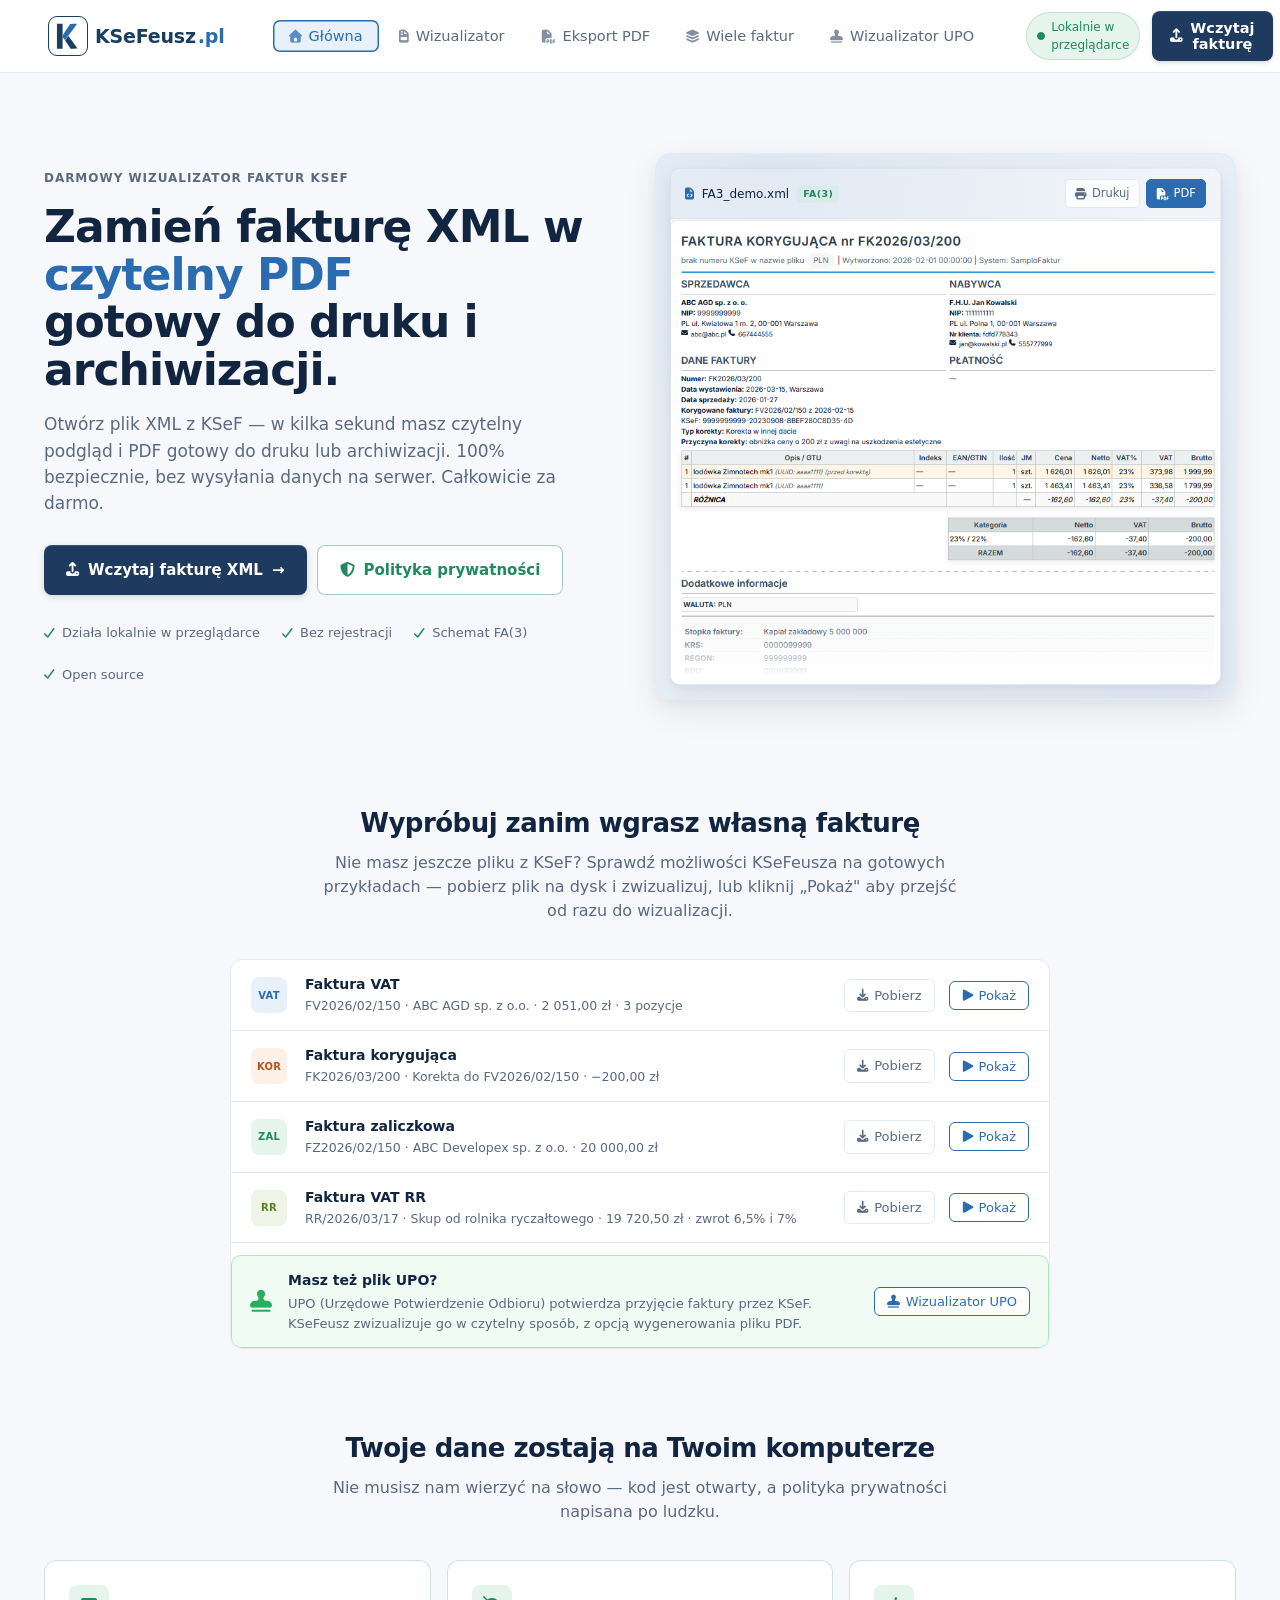
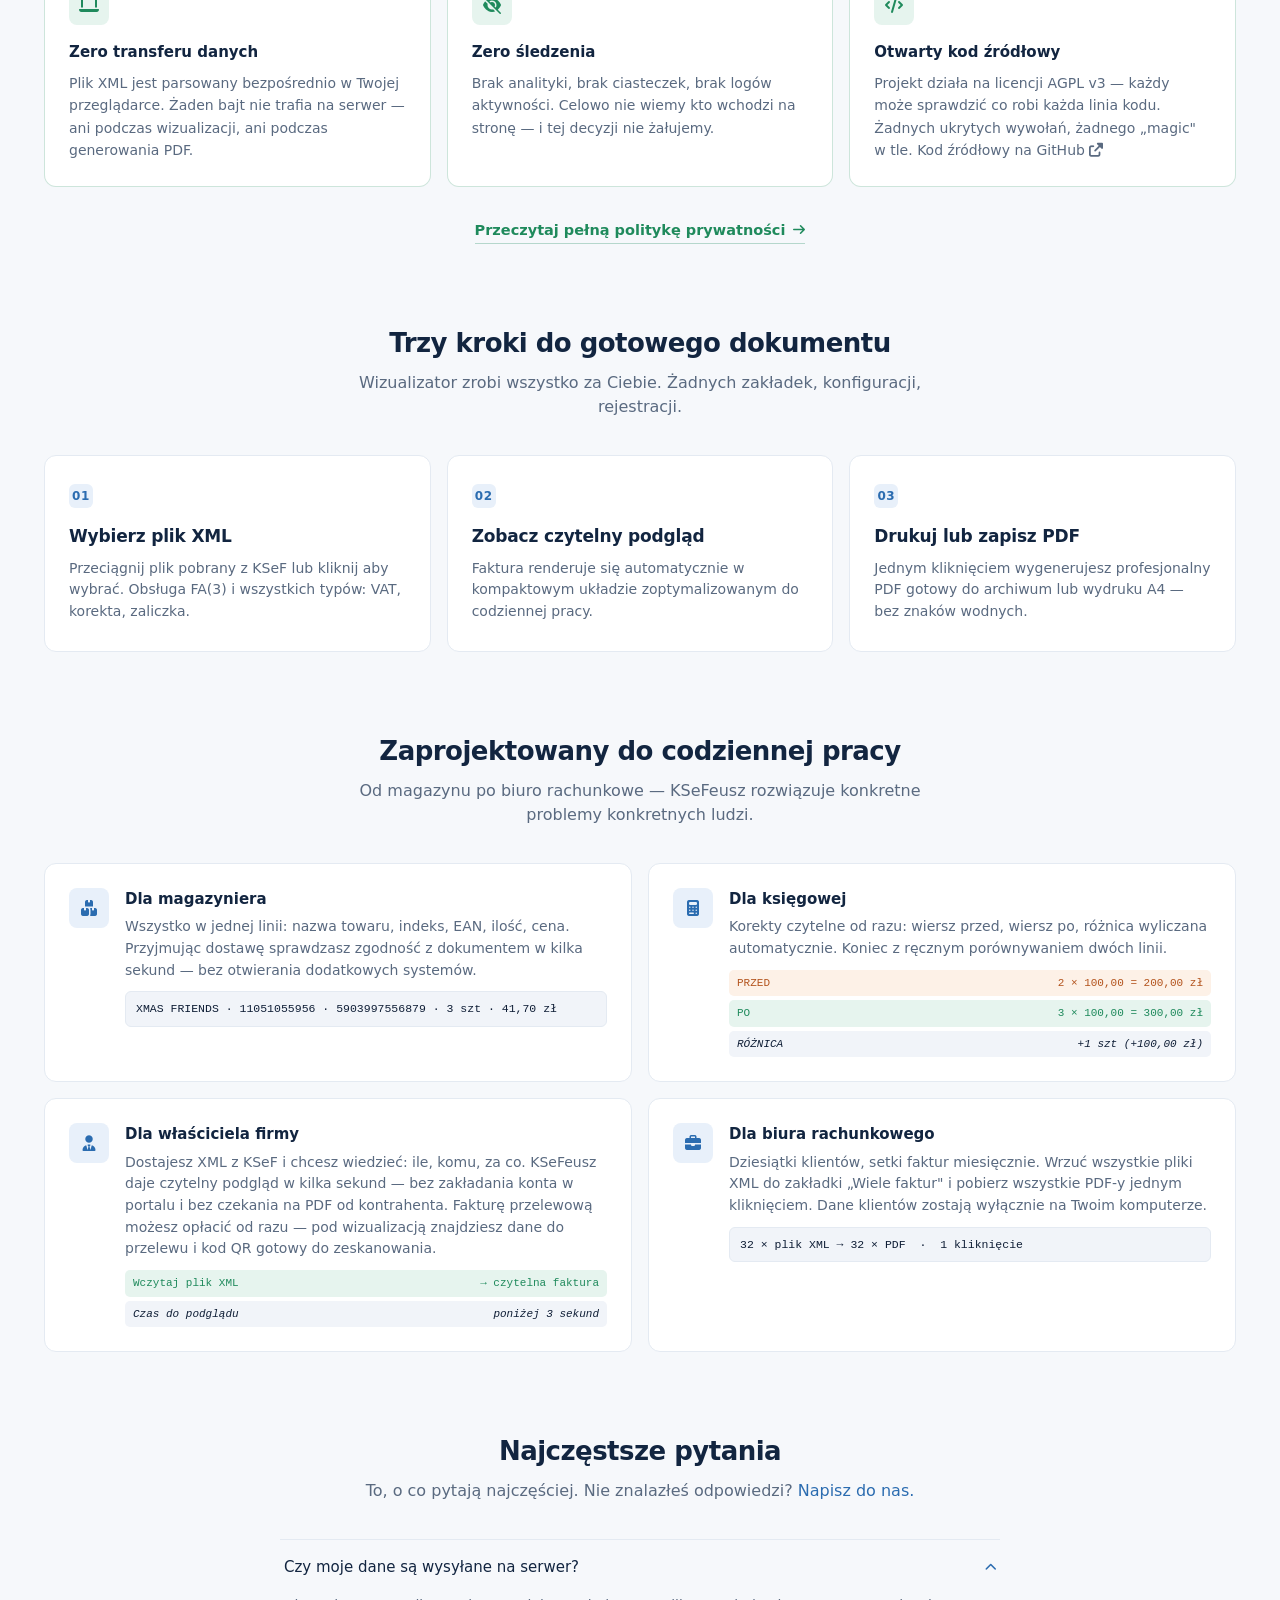
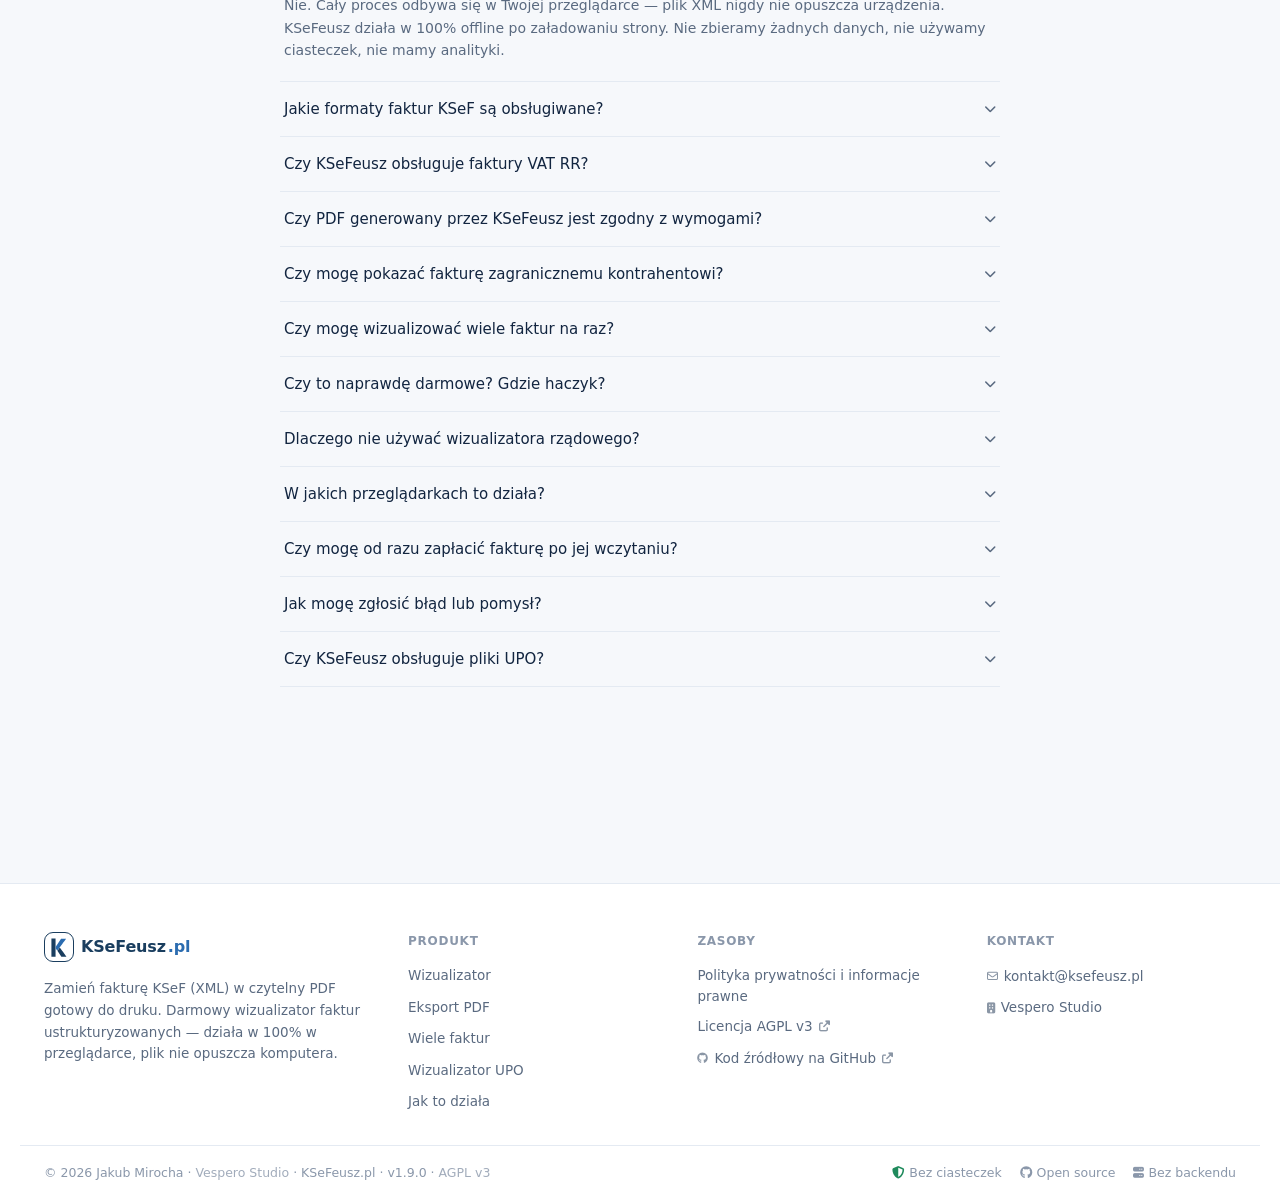
<file: index.html>
﻿<!DOCTYPE html>
<html lang="pl">
<head>
<meta charset="UTF-8">
<title>KSeFeusz.pl — darmowy wizualizator faktur KSeF: XML do PDF</title>
<meta name="description" content="Zamień fakturę KSeF (XML) w czytelny PDF gotowy do druku. Darmowy wizualizator faktur ustrukturyzowanych — działa w 100% w przeglądarce, plik nie opuszcza komputera.">
<meta name="keywords" content="KSeF, faktura ustrukturyzowana, wizualizator KSeF, FA(3), XML do PDF, podgląd faktury KSeF, faktura korygująca, darmowy, online, bez rejestracji">
<meta name="viewport" content="width=device-width, initial-scale=1.0">
<link rel="canonical" href="https://ksefeusz.pl/">
<link rel="icon" type="image/png" href="favicon_new.png">

<!-- Open Graph / Social Media -->
<meta property="og:type" content="website">
<meta property="og:url" content="https://ksefeusz.pl/">
<meta property="og:title" content="KSeFeusz.pl — darmowy wizualizator faktur KSeF: XML do PDF">
<meta property="og:description" content="Zamień fakturę KSeF (XML) w czytelny PDF gotowy do druku. Darmowy wizualizator faktur ustrukturyzowanych — działa w 100% w przeglądarce, plik nie opuszcza komputera.">
<meta property="og:image" content="https://ksefeusz.pl/assets/preview.png">
<meta property="og:locale" content="pl_PL">
<meta name="twitter:card" content="summary_large_image">
<meta name="twitter:title" content="KSeFeusz.pl — darmowy wizualizator faktur KSeF: XML do PDF">
<meta name="twitter:description" content="Zamień fakturę KSeF (XML) w czytelny PDF gotowy do druku. Darmowy wizualizator faktur ustrukturyzowanych — działa w 100% w przeglądarce, plik nie opuszcza komputera.">
<meta name="twitter:image" content="https://ksefeusz.pl/assets/preview.png">

<link rel="stylesheet" href="css/lib/font-awesome.min.css">
<link rel="stylesheet" href="css/style.css?v=1.9.0">
<link rel="stylesheet" href="css/invoice.css?v=1.9.0">


<!-- Małe biblioteki potrzebne od razu -->
<script src="js/lib/qrcode.min.js"></script>
<script src="js/lib/crypto-js.min.js"></script>
</head>

<body>

<!-- ===== NAV ===== -->
<header class="nav">
  <div class="nav-inner">
    <a href="#" class="brand" data-action="tab" data-arg="info">
      <div class="brand-logo">
        <svg width="26" height="28" viewBox="0 0 188 201">
          <g transform="translate(0,201) scale(0.1,-0.1)">
            <path fill="#1A3E5F" d="M140 990 l0 -900 205 0 205 0 0 900 0 900 -205 0 -205 0 0 -900z"/>
            <path fill="#2B6CB0" d="M1335 1882 l-240 -3 -217 -327 c-340 -513 -308 -456 -308 -556 l0 -85 72 -106 c57 -85 73 -104 83 -93 7 7 66 85 131 172 66 88 135 180 154 206 320 425 581 783 574 788 -5 4 -117 6 -249 4z"/>
            <path fill="#1A3E5F" d="M849 839 l-117 -160 197 -294 196 -294 253 -1 c138 0 252 2 252 4 0 8 -650 901 -658 903 -4 1 -59 -70 -123 -158z"/>
          </g>
        </svg>
      </div>
      <span class="brand-name"><b style="color:#1A3E5F">KSeFeusz</b><b style="color:#2B6CB0">.pl</b></span>
    </a>
    <nav class="nav-links">
      <button class="tab nav-link active" data-tab="info" data-action="tab" data-arg="info">
        <i class="fas fa-home"></i> Główna
      </button>
      <button class="tab nav-link" data-tab="faktura" data-action="tab" data-arg="faktura">
        <i class="fas fa-file-invoice"></i> Wizualizator
      </button>
      <button class="tab nav-link" data-tab="pdf" data-action="tab" data-arg="pdf">
        <i class="fas fa-file-pdf"></i> Eksport PDF
      </button>
      <button class="tab nav-link" data-tab="batch" data-action="tab" data-arg="batch">
        <i class="fas fa-layer-group"></i> Wiele faktur
      </button>
      <button class="tab nav-link" data-tab="upo" data-action="tab" data-arg="upo">
        <i class="fas fa-stamp"></i> Wizualizator UPO
      </button>
    </nav>
    <div class="nav-right">
      <span class="nav-pill" title="Dane nie opuszczają przeglądarki">
        <i class="fas fa-circle"></i>
        Lokalnie w przeglądarce
      </span>
      <button class="btn-primary" data-action="tab" data-arg="faktura">
        <i class="fas fa-upload"></i>
        Wczytaj fakturę
      </button>
      <button class="hamburger" id="hamburger" data-action="menu" aria-label="Menu" aria-expanded="false" aria-controls="navMobile">
        <span></span><span></span><span></span>
      </button>
    </div>
  </div>
  <div class="nav-mobile" id="navMobile" role="navigation" aria-label="Nawigacja mobilna">
    <button type="button" class="nav-mobile-item" data-tab="info" data-action="tab" data-arg="info" data-close-menu>
      <i class="fas fa-home"></i> Główna
    </button>
    <button type="button" class="nav-mobile-item" data-tab="pdf" data-action="tab" data-arg="pdf" data-close-menu>
      <i class="fas fa-file-pdf"></i> Eksport PDF
      <span class="nav-mobile-badge">MOBILE</span>
    </button>
    <button type="button" class="nav-mobile-item" data-tab="faktura" data-action="tab" data-arg="faktura" data-close-menu>
      <i class="fas fa-file-invoice"></i> Wizualizator HTML
    </button>
    <button type="button" class="nav-mobile-item" data-tab="batch" data-action="tab" data-arg="batch" data-close-menu>
      <i class="fas fa-layer-group"></i> Wiele faktur
    </button>
    <button type="button" class="nav-mobile-item" data-tab="upo" data-action="tab" data-arg="upo" data-close-menu>
      <i class="fas fa-stamp"></i> Wizualizator UPO
    </button>
    <div class="nav-mobile-sep"></div>
    <div class="nav-mobile-cta">
      <button type="button" class="btn-primary" data-action="tab" data-arg="faktura" data-close-menu>
        <i class="fas fa-upload"></i> Wczytaj fakturę
      </button>
    </div>
  </div>
</header>


<!-- ===== PANEL: GŁÓWNA ===== -->
<div id="panel-info" class="panel active">

  <!-- HERO -->
  <section class="hero">
    <div>
      <div class="eyebrow">Darmowy wizualizator faktur KSeF</div>
      <h1>Zamień fakturę XML w <br><span class="accent-word">czytelny PDF</span><br>gotowy do druku i archiwizacji.</h1>
      <p class="hero-lede">Otwórz plik XML z KSeF — w kilka sekund masz czytelny podgląd i PDF gotowy do druku lub archiwizacji. 100% bezpiecznie, bez wysyłania danych na serwer. Całkowicie za darmo.</p>
      <div class="hero-ctas">
        <button class="btn-hero-primary hero-btn-desktop" data-action="tab" data-arg="faktura">
          <i class="fas fa-upload"></i>
          Wczytaj fakturę XML
          <span class="arrow">→</span>
        </button>
        <button class="btn-hero-primary hero-btn-mobile" data-action="tab" data-arg="pdf">
          <i class="fas fa-file-pdf"></i>
          Generuj PDF z faktury
          <span class="arrow">→</span>
        </button>
        <a href="privacy.html" class="btn-hero-secondary privacy">
          <i class="fas fa-shield-alt"></i>
          Polityka prywatności
        </a>
      </div>
      <div class="trust-row">
        <span><i class="fas fa-check"></i> Działa lokalnie w przeglądarce</span>
        <span><i class="fas fa-check"></i> Bez rejestracji</span>
        <span><i class="fas fa-check"></i> Schemat FA(3)</span>
        <span><i class="fas fa-check"></i> Open source</span>
      </div>
    </div>

    <div class="hero-mockup">
      <div class="tool-preview">
        <div class="tool-preview-head">
          <div class="tool-preview-file">
            <i class="fas fa-file-code" style="color:var(--accent)"></i>
            <span>FA3_demo.xml</span>
            <span class="tool-preview-pill">FA(3)</span>
          </div>
          <div class="tool-preview-actions">
            <span class="tool-preview-btn"><i class="fas fa-print"></i> Drukuj</span>
            <span class="tool-preview-btn primary"><i class="fas fa-file-pdf"></i> PDF</span>
          </div>
        </div>
        <div class="tool-preview-frame-wrap">
          <img src="assets/preview.png" alt="Przykładowa faktura KSeF wyrenderowana przez KSeFeusz" class="tool-preview-img">
          <div class="tool-preview-fade"></div>
        </div>
      </div>
    </div>
  </section>

  <!-- Sekcje strony głównej -->
  <main class="main" style="padding-top: 0;">

    <!-- Przykłady -->
    <div class="page-section page-section-sm">
      <h2 class="section-title">Wypróbuj zanim wgrasz własną fakturę</h2>
      <p class="section-desc">Nie masz jeszcze pliku z KSeF? Sprawdź możliwości KSeFeusza na gotowych przykładach — pobierz plik na dysk i zwizualizuj, lub kliknij „Pokaż" aby przejść od razu do wizualizacji.</p>
    </div>
    <div class="samples-block">
      <div class="sample-row">
        <div class="sample-badge vat">VAT</div>
        <div class="sample-row-info">
          <h5>Faktura VAT</h5>
          <p>FV2026/02/150 · ABC AGD sp. z o.o. · 2 051,00 zł · 3 pozycje</p>
        </div>
        <a href="samples/FA3_faktura_vat.xml" download class="sample-row-btn ghost"><i class="fas fa-download"></i> Pobierz</a>
        <button class="sample-row-btn primary" data-action="sample" data-arg="FA3_faktura_vat"><i class="fas fa-play"></i> Pokaż</button>
      </div>
      <div class="sample-row">
        <div class="sample-badge kor">KOR</div>
        <div class="sample-row-info">
          <h5>Faktura korygująca</h5>
          <p>FK2026/03/200 · Korekta do FV2026/02/150 · −200,00 zł</p>
        </div>
        <a href="samples/FA3_faktura_korekta.xml" download class="sample-row-btn ghost"><i class="fas fa-download"></i> Pobierz</a>
        <button class="sample-row-btn primary" data-action="sample" data-arg="FA3_faktura_korekta"><i class="fas fa-play"></i> Pokaż</button>
      </div>
      <div class="sample-row">
        <div class="sample-badge zal">ZAL</div>
        <div class="sample-row-info">
          <h5>Faktura zaliczkowa</h5>
          <p>FZ2026/02/150 · ABC Developex sp. z o.o. · 20 000,00 zł</p>
        </div>
        <a href="samples/FA3_faktura_zaliczkowa.xml" download class="sample-row-btn ghost"><i class="fas fa-download"></i> Pobierz</a>
        <button class="sample-row-btn primary" data-action="sample" data-arg="FA3_faktura_zaliczkowa"><i class="fas fa-play"></i> Pokaż</button>
      </div>
      <div class="sample-row">
        <div class="sample-badge rr">RR</div>
        <div class="sample-row-info">
          <h5>Faktura VAT RR</h5>
          <p>RR/2026/03/17 · Skup od rolnika ryczałtowego · 19 720,50 zł · zwrot 6,5% i 7%</p>
        </div>
        <a href="samples/FA_RR_przyklad.xml" download class="sample-row-btn ghost"><i class="fas fa-download"></i> Pobierz</a>
        <button class="sample-row-btn primary" data-action="sample" data-arg="FA_RR_przyklad"><i class="fas fa-play"></i> Pokaż</button>
      </div>
      <div class="samples-upo-promo">
        <div class="samples-upo-icon"><i class="fas fa-stamp"></i></div>
        <div class="samples-upo-text">
          <h5>Masz też plik UPO?</h5>
          <p>UPO (Urzędowe Potwierdzenie Odbioru) potwierdza przyjęcie faktury przez KSeF. KSeFeusz zwizualizuje go w czytelny sposób, z opcją wygenerowania pliku PDF.</p>
        </div>
        <button class="sample-row-btn primary" data-action="tab" data-arg="upo"><i class="fas fa-stamp"></i> Wizualizator UPO</button>
      </div>
    </div>

    <!-- Bezpieczeństwo i prywatność -->
    <div class="page-section">
      <h2 class="section-title">Twoje dane zostają na Twoim komputerze</h2>
      <p class="section-desc">Nie musisz nam wierzyć na słowo — kod jest otwarty, a polityka prywatności napisana po ludzku.</p>
      <div class="privacy-grid">
        <div class="privacy-card">
          <div class="privacy-card-icon"><i class="fas fa-laptop"></i></div>
          <h4>Zero transferu danych</h4>
          <p>Plik XML jest parsowany bezpośrednio w Twojej przeglądarce. Żaden bajt nie trafia na serwer — ani podczas wizualizacji, ani podczas generowania PDF.</p>
        </div>
        <div class="privacy-card">
          <div class="privacy-card-icon"><i class="fas fa-eye-slash"></i></div>
          <h4>Zero śledzenia</h4>
          <p>Brak analityki, brak ciasteczek, brak logów aktywności. Celowo nie wiemy kto wchodzi na stronę — i tej decyzji nie żałujemy.</p>
        </div>
        <div class="privacy-card">
          <div class="privacy-card-icon"><i class="fas fa-code"></i></div>
          <h4>Otwarty kod źródłowy</h4>
          <p>Projekt działa na licencji AGPL v3 — każdy może sprawdzić co robi każda linia kodu. Żadnych ukrytych wywołań, żadnego „magic" w tle. <a href="https://github.com/jakubmirocha-cpu/ksefeusz.pl" target="_blank" rel="noopener">Kod źródłowy na GitHub <i class="fas fa-external-link-alt"></i></a></p>
        </div>
      </div>
      <div class="privacy-cta">
        <a href="privacy.html">Przeczytaj pełną politykę prywatności <i class="fas fa-arrow-right"></i></a>
      </div>
    </div>

    <!-- Jak to działa -->
    <div class="page-section" id="sekcja-jak">
      <h2 class="section-title">Trzy kroki do gotowego dokumentu</h2>
      <p class="section-desc">Wizualizator zrobi wszystko za Ciebie. Żadnych zakładek, konfiguracji, rejestracji.</p>
      <div class="how-grid">
        <div class="how-card">
          <div class="how-step"><span class="how-step-num">01</span></div>
          <h4>Wybierz plik XML</h4>
          <p>Przeciągnij plik pobrany z KSeF lub kliknij aby wybrać. Obsługa FA(3) i wszystkich typów: VAT, korekta, zaliczka.</p>
        </div>
        <div class="how-card">
          <div class="how-step"><span class="how-step-num">02</span></div>
          <h4>Zobacz czytelny podgląd</h4>
          <p>Faktura renderuje się automatycznie w kompaktowym układzie zoptymalizowanym do codziennej pracy.</p>
        </div>
        <div class="how-card">
          <div class="how-step"><span class="how-step-num">03</span></div>
          <h4>Drukuj lub zapisz PDF</h4>
          <p>Jednym kliknięciem wygenerujesz profesjonalny PDF gotowy do archiwum lub wydruku A4 — bez znaków wodnych.</p>
        </div>
      </div>
    </div>

    <!-- Dla kogo -->
    <div class="page-section">
      <h2 class="section-title">Zaprojektowany do codziennej pracy</h2>
      <p class="section-desc">Od magazynu po biuro rachunkowe — KSeFeusz rozwiązuje konkretne problemy konkretnych ludzi.</p>
      <div class="benefits-grid">
        <div class="benefit-card">
          <div class="benefit-card-icon"><i class="fas fa-boxes"></i></div>
          <div>
            <h4>Dla magazyniera</h4>
            <p>Wszystko w jednej linii: nazwa towaru, indeks, EAN, ilość, cena. Przyjmując dostawę sprawdzasz zgodność z dokumentem w kilka sekund — bez otwierania dodatkowych systemów.</p>
            <div class="benefit-sample">XMAS FRIENDS · 11051055956 · 5903997556879 · 3 szt · 41,70 zł</div>
          </div>
        </div>
        <div class="benefit-card">
          <div class="benefit-card-icon"><i class="fas fa-calculator"></i></div>
          <div>
            <h4>Dla księgowej</h4>
            <p>Korekty czytelne od razu: wiersz przed, wiersz po, różnica wyliczana automatycznie. Koniec z ręcznym porównywaniem dwóch linii.</p>
            <div class="benefit-rows">
              <div class="benefit-row before"><span>PRZED</span><span>2 × 100,00 = 200,00 zł</span></div>
              <div class="benefit-row after"><span>PO</span><span>3 × 100,00 = 300,00 zł</span></div>
              <div class="benefit-row diff"><span>RÓŻNICA</span><span>+1 szt (+100,00 zł)</span></div>
            </div>
          </div>
        </div>
        <div class="benefit-card">
          <div class="benefit-card-icon"><i class="fas fa-user-tie"></i></div>
          <div>
            <h4>Dla właściciela firmy</h4>
            <p>Dostajesz XML z KSeF i chcesz wiedzieć: ile, komu, za co. KSeFeusz daje czytelny podgląd w kilka sekund — bez zakładania konta w portalu i bez czekania na PDF od kontrahenta. Fakturę przelewową możesz opłacić od razu — pod wizualizacją znajdziesz dane do przelewu i kod QR gotowy do zeskanowania.</p>
            <div class="benefit-rows">
              <div class="benefit-row after"><span>Wczytaj plik XML</span><span>→ czytelna faktura</span></div>
              <div class="benefit-row diff"><span>Czas do podglądu</span><span>poniżej 3 sekund</span></div>
            </div>
          </div>
        </div>
        <div class="benefit-card">
          <div class="benefit-card-icon"><i class="fas fa-briefcase"></i></div>
          <div>
            <h4>Dla biura rachunkowego</h4>
            <p>Dziesiątki klientów, setki faktur miesięcznie. Wrzuć wszystkie pliki XML do zakładki „Wiele faktur" i pobierz wszystkie PDF-y jednym kliknięciem. Dane klientów zostają wyłącznie na Twoim komputerze.</p>
            <div class="benefit-sample">32 × plik XML → 32 × PDF &nbsp;·&nbsp; 1 kliknięcie</div>
          </div>
        </div>
      </div>
    </div>

    <!-- FAQ -->
    <div class="page-section" id="sekcja-faq">
      <h2 class="section-title">Najczęstsze pytania</h2>
      <p class="section-desc">To, o co pytają najczęściej. Nie znalazłeś odpowiedzi? <a href="mailto:kontakt@ksefeusz.pl" class="faq-contact-link">Napisz do nas.</a></p>
      <div class="faq-wrap">
        <div class="faq-item open">
          <button class="faq-q" data-action="faq">
            <span>Czy moje dane są wysyłane na serwer?</span>
            <i class="fas fa-chevron-down faq-chev"></i>
          </button>
          <div class="faq-a">Nie. Cały proces odbywa się w Twojej przeglądarce — plik XML nigdy nie opuszcza urządzenia. KSeFeusz działa w 100% offline po załadowaniu strony. Nie zbieramy żadnych danych, nie używamy ciasteczek, nie mamy analityki.</div>
        </div>
        <div class="faq-item">
          <button class="faq-q" data-action="faq">
            <span>Jakie formaty faktur KSeF są obsługiwane?</span>
            <i class="fas fa-chevron-down faq-chev"></i>
          </button>
          <div class="faq-a">Obsługujemy schemat FA(3) — aktualny wzór Ministerstwa Finansów — oraz FA_RR(1), czyli faktury VAT RR wystawiane rolnikom ryczałtowym. W FA(3) renderujemy wszystkie typy faktur: VAT, korygujące, zaliczkowe, końcowe, faktury do paragonu; faktury z załącznikami również. Typ dokumentu rozpoznajemy automatycznie po wczytaniu pliku — nie trzeba nic wybierać. Osobna zakładka obsługuje pliki UPO.</div>
        </div>
        <div class="faq-item">
          <button class="faq-q" data-action="faq">
            <span>Czy KSeFeusz obsługuje faktury VAT RR?</span>
            <i class="fas fa-chevron-down faq-chev"></i>
          </button>
          <div class="faq-a">Tak. Faktura VAT RR dokumentuje skup produktów rolnych lub usług rolniczych od rolnika ryczałtowego. W odróżnieniu od zwykłej faktury wystawia ją <strong>nabywca</strong>, a nie sprzedawca — tak nakazuje art. 116 ustawy o VAT. Dlatego opis nagłówków jest zmieniony na następujący: „Sprzedawca (rolnik ryczałtowy)” i „Nabywca (wystawca faktury)”. Zryczałtowany zwrot podatku — w skrócie ZZP, 6,5% albo 7% — pokazujemy osobno przy każdej pozycji. Dane do przelewu prowadzą na rachunek rolnika, bo to on dostaje pieniądze. Faktury VAT RR wizualizujemy tylko po polsku.</div>
        </div>
        <div class="faq-item">
          <button class="faq-q" data-action="faq">
            <span>Czy PDF generowany przez KSeFeusz jest zgodny z wymogami?</span>
            <i class="fas fa-chevron-down faq-chev"></i>
          </button>
          <div class="faq-a">PDF zawiera te same dane co oryginalny plik XML: dane sprzedawcy i nabywcy, numer faktury, daty, pozycje, podsumowanie VAT, numer KSeF, kod QR weryfikacyjny. Może służyć do podglądu i archiwizacji, jednak oficjalnym dokumentem w systemie KSeF pozostaje plik XML.</div>
        </div>
        <div class="faq-item">
          <button class="faq-q" data-action="faq">
            <span>Czy mogę pokazać fakturę zagranicznemu kontrahentowi?</span>
            <i class="fas fa-chevron-down faq-chev"></i>
          </button>
          <div class="faq-a">Tak. Po wczytaniu faktury wybierz język w belce nad podglądem — do wyboru polski, angielski, niemiecki, francuski i ukraiński. Zmiana działa jednocześnie na podglądzie i na generowanym PDF-ie. Tłumaczeniu podlegają jedynie statyczne elementy szablonu dokumentu (etykiety, nagłówki sekcji, nazwy kolumn). Treść merytoryczna faktury — nazwy towarów i usług, adresy, opisy, przyczyna korekty — pozostaje w języku oryginalnym, bo to dane wystawcy, których wizualizator nie zmienia. Kwoty i daty również zachowują format z pliku XML.</div>
        </div>
        <div class="faq-item">
          <button class="faq-q" data-action="faq">
            <span>Czy mogę wizualizować wiele faktur na raz?</span>
            <i class="fas fa-chevron-down faq-chev"></i>
          </button>
          <div class="faq-a">Tak. W zakładce „Wiele faktur" wrzucasz dowolną liczbę plików XML i generujesz wszystkie PDF-y jednym kliknięciem — także tutaj nic nie jest wysyłane na zewnątrz.</div>
        </div>
        <div class="faq-item">
          <button class="faq-q" data-action="faq">
            <span>Czy to naprawdę darmowe? Gdzie haczyk?</span>
            <i class="fas fa-chevron-down faq-chev"></i>
          </button>
          <div class="faq-a">Nie ma haczyka. Projekt jest open source (licencja AGPL v3), rozwijany jako narzędzie pomocnicze. Nie wymagamy konta, nie mamy wersji płatnej, nie sprzedajemy danych (bo ich nie mamy).</div>
        </div>
        <div class="faq-item">
          <button class="faq-q" data-action="faq">
            <span>Dlaczego nie używać wizualizatora rządowego?</span>
            <i class="fas fa-chevron-down faq-chev"></i>
          </button>
          <div class="faq-a">Możesz używać. KSeFeusz powstał, bo rządowy wzorzec jest rozwlekły przy większej liczbie pozycji i słabo drukuje się na A4. Stworzyliśmy własny, kompaktowy układ zoptymalizowany pod codzienną pracę.</div>
        </div>
        <div class="faq-item">
          <button class="faq-q" data-action="faq">
            <span>W jakich przeglądarkach to działa?</span>
            <i class="fas fa-chevron-down faq-chev"></i>
          </button>
          <div class="faq-a">We wszystkich nowoczesnych przeglądarkach: Chrome, Firefox, Edge, Safari, Opera. Zalecamy aktualną wersję. Nie działamy na Internet Explorer — ale jeśli nadal z niego korzystasz, mamy nadzieję, że to przejściowy stan.</div>
        </div>
        <div class="faq-item">
          <button class="faq-q" data-action="faq">
            <span>Czy mogę od razu zapłacić fakturę po jej wczytaniu?</span>
            <i class="fas fa-chevron-down faq-chev"></i>
          </button>
          <div class="faq-a">Tak. Dla faktur przelewowych pod wizualizacją pojawia się przycisk <strong>„Pokaż dane do przelewu"</strong>. Po kliknięciu rozwijają się gotowe dane: odbiorca, adres, NIP, numer rachunku, kwota i tytuł — każde pole z przyciskiem „Kopiuj". Obok wyświetla się kod QR zgodny ze standardem ZBP, który większość aplikacji bankowych odczytuje bezpośrednio (wystarczy zeskanować telefon).<br><br>Pod numerem rachunku znajdziesz też przycisk <strong>„Sprawdź białą listę"</strong> — weryfikuje on w czasie rzeczywistym, czy konto widnieje w rejestrze czynnych podatników VAT Ministerstwa Finansów. To szczególnie ważne przy płatnościach powyżej 15 000 zł: przelew na konto spoza białej listy może pozbawić Cię prawa do odliczenia VAT. Sekcja nie pojawi się gdy faktura jest już oznaczona jako opłacona lub kwota jest ujemna (korekty).</div>
        </div>
        <div class="faq-item">
          <button class="faq-q" data-action="faq">
            <span>Jak mogę zgłosić błąd lub pomysł?</span>
            <i class="fas fa-chevron-down faq-chev"></i>
          </button>
          <div class="faq-a">Napisz na <a href="mailto:kontakt@ksefeusz.pl" class="faq-contact-link">kontakt@ksefeusz.pl</a>. Każdy e-mail czytamy osobiście. Wiele funkcji pojawiło się w aplikacji dzięki sugestiom użytkowników.</div>
        </div>
        <div class="faq-item">
          <button class="faq-q" data-action="faq">
            <span>Czy KSeFeusz obsługuje pliki UPO?</span>
            <i class="fas fa-chevron-down faq-chev"></i>
          </button>
          <div class="faq-a">Tak. W zakładce „Wizualizator UPO" wczytasz plik XML z Urzędowym Potwierdzeniem Odbioru z systemu KSeF. Zobaczysz czytelny podgląd z listą potwierdzonych faktur — numerami KSeF, hashami i datami przesłania — oraz wygenerujesz PDF. Działa lokalnie w przeglądarce, bez wysyłania pliku na serwer.</div>
        </div>
      </div>
    </div>

  </main>
</div><!-- /panel-info -->


<!-- ===== PANEL: WIZUALIZATOR ===== -->
<div id="panel-faktura" class="panel">
  <main class="main">
    <div class="work-header">
      <div class="work-title-col">
        <div class="work-title">
          <span class="wt-icon"><i class="fas fa-file-invoice"></i></span>
          Wizualizator faktur
        </div>
        <div class="work-subtitle">Wczytaj plik XML aby zobaczyć czytelny podgląd i wygenerować PDF</div>
      </div>
    </div>

    <!-- Baner dla urządzeń mobilnych -->
    <div class="mobile-pdf-notice">
      <span class="mpn-icon"><i class="fas fa-mobile-alt"></i></span>
      <div class="mpn-text">Na urządzeniu mobilnym najwygodniej jest używać <strong>Eksportu PDF</strong> — plik PDF pobiera się automatycznie po wczytaniu faktury.</div>
      <button class="action-btn primary mpn-btn" data-action="tab" data-arg="pdf"><i class="fas fa-file-pdf"></i> Eksport PDF</button>
    </div>

    <!-- Obszar wgrywania pliku -->
    <div class="upload-area" data-action="pick-file" data-arg="fileInput">
      <i class="fas fa-folder-open" style="color:var(--accent);"></i>
      <h3>Wybierz plik faktury XML</h3>
      <p>Przeciągnij plik z KSeF lub kliknij aby wybrać</p>
      <p class="upload-hint">Plik XML pobierzesz z portalu <a href="https://www.podatki.gov.pl/ksef/" target="_blank" rel="noopener">podatki.gov.pl</a> → KSeF → Pobierz fakturę</p>
      <button class="upload-pill-btn" data-action="pick-file" data-arg="fileInput">
        <i class="fas fa-upload"></i> Wybierz plik
      </button>
      <input type="file" id="fileInput" accept=".xml" style="display:none;">
    </div>

    <!-- Informacja o pliku (filebar) — ukryta domyślnie -->
    <div id="fileInfo" class="filebar" style="display:none;">
      <div class="filebar-name">
        <i class="fas fa-file-invoice" style="color:var(--accent)"></i>
        <span class="pill">FA(3)</span>
        <code id="currentFile"></code>
      </div>
      <div class="filebar-actions">

        <label class="view-toggle-label toggle-row" style="cursor:pointer;gap:8px;">
          <input type="checkbox" id="viewToggle" data-change="view-mode" style="display:none;">
          <span class="view-toggle-track"><span class="view-toggle-thumb"></span></span>
          <span style="font-size:13px;color:var(--text);">Wszystkie sekcje</span>
        </label>
        <span class="view-toggle-info" tabindex="0">
          <i class="fas fa-info-circle" style="color:var(--text-faint);font-size:14px;"></i>
          <span class="view-toggle-tooltip">
            <strong>Widok uproszczony (domyślny)</strong><br>
            Ukrywa sekcje opcjonalne, które nie zawierają istotnych danych:<br>
            JST / GV gdy "nie", Adnotacje gdy wszystkie "nie",<br>
            Nowe środki transportu gdy "nie dotyczy",<br>
            Transakcja łańcuchowa gdy "nie".<br><br>
            Jeśli sekcja zawiera dane — zawsze jest widoczna.
          </span>
        </span>

        <span id="rowDetailsToggleGroup" style="display:none;align-items:center;gap:8px;">
          <label class="view-toggle-label toggle-row" style="cursor:pointer;gap:8px;">
            <input type="checkbox" id="rowDetailsToggle" data-change="row-details" style="display:none;">
            <span class="view-toggle-track"><span class="view-toggle-thumb"></span></span>
            <span style="font-size:13px;color:var(--text);">Ukryj dodatkowe info</span>
          </label>
          <span class="view-toggle-info" tabindex="0">
            <i class="fas fa-info-circle" style="color:var(--text-faint);font-size:14px;"></i>
            <span class="view-toggle-tooltip">
              <strong>Dodatkowe informacje dla wierszy</strong><br>
              Niektóre faktury zawierają rozbudowane dane przypisane do poszczególnych pozycji — np. kody projektów, opisy, daty.<br><br>
              Włącz przełącznik (świeci na niebiesko), aby ukryć tę sekcję i zmniejszyć objętość wydruku.
            </span>
          </span>
        </span>

        <span class="lang-group">
          <label for="invoiceLang" class="lang-label"><i class="fas fa-language"></i></label>
          <select id="invoiceLang" class="lang-select" data-change="lang" title="Język wizualizacji faktury">
            <option value="pl" selected>Polski</option>
            <option value="en">English</option>
            <option value="de">Deutsch</option>
            <option value="fr">Français</option>
            <option value="uk">Українська</option>
          </select>
          <span class="view-toggle-info" tabindex="0">
            <i class="fas fa-info-circle" style="color:var(--text-faint);font-size:14px;"></i>
            <span class="view-toggle-tooltip">
              <strong>Język wizualizacji</strong><br>
              Zmienia język podglądu na ekranie <strong>oraz</strong> generowanego PDF-a<br>
              — przydatne, gdy wysyłasz fakturę zagranicznemu kontrahentowi.<br><br>
              Tłumaczeniu podlegają jedynie statyczne elementy szablonu dokumentu (etykiety).<br>
              Treść merytoryczna faktury — nazwy towarów, adresy, opisy, przyczyna korekty —<br>
              pozostaje w języku oryginalnym. Kwoty i daty zachowują format z pliku XML.
            </span>
          </span>
        </span>

        <button class="action-btn" data-action="print">
          <i class="fas fa-print"></i> Drukuj
        </button>
        <button class="action-btn primary" id="pdfBtn">
          <i class="fas fa-file-pdf"></i> PDF
        </button>
        <button class="action-btn danger-ghost" id="newInvoiceBtn" data-action="showUploadArea" style="display:none;">
          <i class="fas fa-undo-alt"></i> Nowa faktura
        </button>

      </div>
    </div>

    <!-- Kontener na wyrenderowaną fakturę -->
    <div id="pages"></div>
  </main>
</div><!-- /panel-faktura -->


<!-- ===== PANEL: EKSPORT PDF ===== -->
<div id="panel-pdf" class="panel">
  <main class="main">
    <div class="work-header">
      <div class="work-title-col">
        <div class="work-title">
          <span class="wt-icon" style="background:var(--danger-soft);color:var(--danger);">
            <i class="fas fa-file-pdf"></i>
          </span>
          Szybki eksport PDF
        </div>
        <div class="work-subtitle">Wczytaj plik XML — PDF pobierze się automatycznie, bez pośredniego podglądu · Idealny gdy nie potrzebujesz wizualizacji</div>
      </div>
    </div>
    <!-- Język MUSI być wybrany przed wskazaniem pliku — PDF pobiera się natychmiast,
         bez pośredniego podglądu. Stąd osobny pasek nad kaflem, a nie ikonka w rogu. -->
    <div class="lang-bar">
      <i class="fas fa-language lang-bar-icon"></i>
      <label for="invoiceLangPdf" class="lang-bar-text">Język PDF-a:</label>
      <select id="invoiceLangPdf" class="lang-select" data-change="lang">
        <option value="pl" selected>Polski</option>
        <option value="en">English</option>
        <option value="de">Deutsch</option>
        <option value="fr">Français</option>
        <option value="uk">Українська</option>
      </select>
      <span class="lang-bar-hint">Wybierz przed wczytaniem pliku. Tłumaczone są etykiety szablonu — treść faktury zostaje w języku oryginału. Faktury VAT RR generują się zawsze po polsku.</span>
    </div>
    <div id="pdfUploadArea" class="upload-area" data-action="pick-file" data-arg="fileInputPdf">
      <i class="fas fa-file-pdf" style="color:var(--danger);"></i>
      <h3>Wybierz plik faktury</h3>
      <p>PDF zostanie wygenerowany i pobrany automatycznie</p>
      <button class="upload-pill-btn danger" data-action="pick-file" data-arg="fileInputPdf">
        <i class="fas fa-upload"></i> Wybierz plik XML
      </button>
      <input type="file" id="fileInputPdf" accept=".xml" style="display:none;">
    </div>
    <div id="pdfStatus" style="display:none;text-align:center;padding:40px;">
      <p id="pdfStatusMsg" style="font-size:18px;color:var(--brand-ink);"></p>
    </div>
    <div id="pdfSampleReady" style="display:none;text-align:center;padding:40px 20px;">
      <i class="fas fa-file-invoice" style="font-size:44px;color:var(--accent);display:block;margin-bottom:18px;"></i>
      <p style="font-size:18px;font-weight:600;color:var(--brand-ink);margin-bottom:6px;">Faktura załadowana</p>
      <p id="pdfSampleFileName" style="font-size:13px;color:var(--text-muted);margin-bottom:28px;"></p>
      <button type="button" class="btn-hero-primary" data-action="downloadSamplePdf" style="font-size:15px;padding:13px 26px;">
        <i class="fas fa-file-pdf"></i>
        Pobierz PDF
        <span class="arrow">→</span>
      </button>
    </div>
  </main>
</div><!-- /panel-pdf -->


<!-- ===== PANEL: WIELE FAKTUR ===== -->
<div id="panel-batch" class="panel">
  <main class="main">
    <div class="work-header">
      <div class="work-title-col">
        <div class="work-title">
          <span class="wt-icon"><i class="fas fa-layer-group"></i></span>
          Wiele faktur
        </div>
        <div class="work-subtitle">Wczytaj wiele plików XML i wygeneruj wszystkie PDF-y naraz</div>
      </div>
    </div>
    <!-- Język dotyczy wszystkich PDF-ów wygenerowanych z kolejki -->
    <div class="lang-bar">
      <i class="fas fa-language lang-bar-icon"></i>
      <label for="invoiceLangBatch" class="lang-bar-text">Język PDF-ów:</label>
      <select id="invoiceLangBatch" class="lang-select" data-change="lang">
        <option value="pl" selected>Polski</option>
        <option value="en">English</option>
        <option value="de">Deutsch</option>
        <option value="fr">Français</option>
        <option value="uk">Українська</option>
      </select>
      <span class="lang-bar-hint">Dotyczy wszystkich faktur z kolejki. Tłumaczone są etykiety szablonu — treść faktur zostaje w języku oryginału. Faktury VAT RR generują się zawsze po polsku.</span>
    </div>

    <!-- Informacja dla użytkowników mobilnych -->
    <div class="mobile-batch-notice">
      <div class="mbn-icon"><i class="fas fa-layer-group"></i></div>
      <div>
        <h3>Generowanie wielu PDF-ów naraz</h3>
        <p>Ta funkcja pozwala wczytać dziesiątki plików XML i pobrać wszystkie PDF-y jednym kliknięciem. Zaprojektowana do pracy na komputerze — na telefonie nie ma możliwości wczytania wielu plików naraz.</p>
        <p>Na urządzeniu mobilnym skorzystaj z Eksportu PDF — wczytaj jeden plik XML i PDF pobierze się automatycznie.</p>
      </div>
      <div class="mbn-cta">
        <button type="button" class="action-btn primary" data-action="tab" data-arg="pdf"><i class="fas fa-file-pdf"></i> Eksport PDF</button>
        <button type="button" class="action-btn" data-action="tab" data-arg="info"><i class="fas fa-home"></i> Strona główna</button>
      </div>
    </div>

    <div class="upload-area" id="batchUploadArea" data-action="pick-file" data-arg="fileInputBatch">
      <i class="fas fa-layer-group" style="color:var(--accent);"></i>
      <h3>Wybierz pliki faktur</h3>
      <p>Zaznacz wiele plików XML naraz — możesz też dorzucić kolejne później</p>
      <button class="upload-pill-btn" data-action="pick-file" data-arg="fileInputBatch">
        <i class="fas fa-upload"></i> Wybierz pliki
      </button>
      <input type="file" id="fileInputBatch" accept=".xml" multiple style="display:none;">
    </div>

    <div id="batchPanel" style="display:none;">
      <div class="batch-toolbar">
        <button type="button" class="batch-toolbar-btn batch-toolbar-btn-add" data-action="pick-file" data-arg="fileInputBatch">
          <i class="fas fa-plus"></i> Dodaj kolejne pliki
        </button>
        <button type="button" class="batch-toolbar-btn batch-toolbar-btn-all" data-action="confirmGenerateAll">
          <i class="fas fa-file-pdf"></i> Generuj wszystkie PDF
        </button>
        <button type="button" class="batch-toolbar-btn batch-toolbar-btn-clear" data-action="clearBatchQueue">
          <i class="fas fa-trash-alt"></i> Wyczyść listę
        </button>
        <span class="batch-count" id="batchCount"></span>
      </div>
      <div class="batch-table-wrap">
        <table class="batch-table">
          <thead>
            <tr>
              <th>Nr faktury</th>
              <th>Dostawca</th>
              <th>Kwota brutto</th>
              <th>Status</th>
              <th></th>
            </tr>
          </thead>
          <tbody id="batchTableBody"></tbody>
        </table>
      </div>
    </div>
  </main>
</div><!-- /panel-batch -->


<!-- ===== PANEL: WIZUALIZATOR UPO ===== -->
<div id="panel-upo" class="panel">
  <main class="main">
    <div class="work-header">
      <div class="work-title-col">
        <div class="work-title">
          <span class="wt-icon upo-wt-icon"><i class="fas fa-stamp"></i></span>
          Wizualizator UPO
        </div>
        <div class="work-subtitle">Wczytaj plik XML Urzędowego Potwierdzenia Odbioru z systemu KSeF — jeden plik na raz</div>
      </div>
    </div>

    <!-- Informacja dla użytkowników mobilnych -->
    <div class="mobile-upo-notice">
      <div class="mbn-icon"><i class="fas fa-stamp"></i></div>
      <div>
        <h3>Wizualizator UPO</h3>
        <p>Podgląd i eksport PDF plików UPO (Urzędowe Potwierdzenie Odbioru) dostępny jest na komputerze.</p>
        <p>Na urządzeniu mobilnym skorzystaj z Eksportu PDF — wczytaj fakturę XML i PDF pobierze się automatycznie.</p>
      </div>
      <div class="mbn-cta">
        <button type="button" class="action-btn primary" data-action="tab" data-arg="pdf"><i class="fas fa-file-pdf"></i> Eksport PDF</button>
        <button type="button" class="action-btn" data-action="tab" data-arg="info"><i class="fas fa-home"></i> Strona główna</button>
      </div>
    </div>

    <div class="upload-area upo-upload-area" data-action="pick-file" data-arg="fileInputUpo">
      <i class="fas fa-stamp" style="color:#27AE60;"></i>
      <h3>Wybierz plik UPO XML</h3>
      <p>Przeciągnij plik UPO pobrany z KSeF lub kliknij aby wybrać</p>
      <p class="upload-hint">UPO pobierzesz z portalu <a href="https://www.podatki.gov.pl/ksef/" target="_blank" rel="noopener">podatki.gov.pl</a> → KSeF → Pobierz UPO</p>
      <button class="upload-pill-btn upo-pill-btn" data-action="pick-file" data-arg="fileInputUpo">
        <i class="fas fa-upload"></i> Wybierz plik
      </button>
      <button class="upload-pill-btn upload-pill-btn--ghost" data-action="sample-upo" data-arg="UPO_przyklad">
        <i class="fas fa-play"></i> Załaduj przykład
      </button>
      <input type="file" id="fileInputUpo" accept=".xml" style="display:none;">
    </div>

    <div id="upoFileInfo" class="filebar" style="display:none;">
      <div class="filebar-name">
        <i class="fas fa-stamp" style="color:#27AE60;"></i>
        <span class="pill upo-pill">UPO</span>
        <code id="upoCurrentFile"></code>
      </div>
      <div class="filebar-actions">
        <button class="action-btn primary" id="upoPdfBtn" data-action="generateUpoPdf">
          <i class="fas fa-file-pdf"></i> PDF
        </button>
        <button class="action-btn danger-ghost" data-action="clearUpoFile">
          <i class="fas fa-undo-alt"></i> Nowe UPO
        </button>
      </div>
    </div>

    <div id="upo-pages"></div>
  </main>
</div><!-- /panel-upo -->


<!-- ===== FOOTER ===== -->
<footer class="footer">
  <div class="footer-inner">
    <div class="footer-brand">
      <div class="brand" style="font-size:16px;">
        <div class="brand-logo" style="width:30px;height:30px;">
          <svg width="19" height="21" viewBox="0 0 188 201">
            <g transform="translate(0,201) scale(0.1,-0.1)">
              <path fill="#1A3E5F" d="M140 990 l0 -900 205 0 205 0 0 900 0 900 -205 0 -205 0 0 -900z"/>
              <path fill="#2B6CB0" d="M1335 1882 l-240 -3 -217 -327 c-340 -513 -308 -456 -308 -556 l0 -85 72 -106 c57 -85 73 -104 83 -93 7 7 66 85 131 172 66 88 135 180 154 206 320 425 581 783 574 788 -5 4 -117 6 -249 4z"/>
              <path fill="#1A3E5F" d="M849 839 l-117 -160 197 -294 196 -294 253 -1 c138 0 252 2 252 4 0 8 -650 901 -658 903 -4 1 -59 -70 -123 -158z"/>
            </g>
          </svg>
        </div>
        <span class="brand-name"><b style="color:#1A3E5F">KSeFeusz</b><b style="color:#2B6CB0">.pl</b></span>
      </div>
      <p>Zamień fakturę KSeF (XML) w czytelny PDF gotowy do druku. Darmowy wizualizator faktur ustrukturyzowanych — działa w 100% w przeglądarce, plik nie opuszcza komputera.</p>
    </div>
    <div class="footer-col">
      <h5>Produkt</h5>
      <ul>
        <li><button data-action="tab" data-arg="faktura">Wizualizator</button></li>
        <li><button data-action="tab" data-arg="pdf">Eksport PDF</button></li>
        <li><button data-action="tab" data-arg="batch">Wiele faktur</button></li>
        <li><button data-action="tab" data-arg="upo">Wizualizator UPO</button></li>
        <li><button data-action="tab" data-arg="info" data-scroll="sekcja-jak">Jak to działa</button></li>
      </ul>
    </div>
    <div class="footer-col">
      <h5>Zasoby</h5>
      <ul>
        <li><a href="privacy.html">Polityka prywatności i informacje prawne</a></li>
        <li><a href="LICENSE" target="_blank" rel="noopener">Licencja AGPL v3 <i class="fas fa-external-link-alt"></i></a></li>
        <li><a href="https://github.com/jakubmirocha-cpu/ksefeusz.pl" target="_blank" rel="noopener"><i class="fab fa-github"></i> Kod źródłowy na GitHub <i class="fas fa-external-link-alt"></i></a></li>
      </ul>
    </div>
    <div class="footer-col">
      <h5>Kontakt</h5>
      <ul>
        <li><a href="mailto:kontakt@ksefeusz.pl"><i class="far fa-envelope"></i> kontakt@ksefeusz.pl</a></li>
        <li><a href="https://vespero-studio.pl" target="_blank" rel="noopener"><i class="fas fa-building"></i> Vespero Studio</a></li>
      </ul>
    </div>
  </div>
  <div class="footer-bottom">
    <div>© 2026 Jakub Mirocha · <a href="https://vespero-studio.pl" target="_blank" rel="noopener" style="color:inherit;opacity:0.8;">Vespero Studio</a> · KSeFeusz.pl · v<span id="footerVersion"></span> · <a href="LICENSE" target="_blank" rel="noopener" style="color:inherit;opacity:0.8;">AGPL v3</a></div>
    <div style="display:flex;gap:18px;">
      <span><i class="fas fa-shield-alt" style="color:var(--success);"></i> Bez ciasteczek</span>
      <a href="https://github.com/jakubmirocha-cpu/ksefeusz.pl" target="_blank" rel="noopener" class="footer-source-link"><i class="fab fa-github"></i> Open source</a>
      <span><i class="fas fa-server"></i> Bez backendu</span>
    </div>
  </div>
</footer>


<!-- Komunikaty błędów -->
<div id="errorMessage" class="error-message"></div>

<!-- Modal potwierdzenia batch -->
<div class="batch-modal-overlay" id="batchModalOverlay">
  <div class="batch-modal">
    <div class="batch-modal-icon"><i class="fas fa-exclamation-triangle"></i></div>
    <h3 id="batchModalTitle">Generowanie PDF</h3>
    <p id="batchModalMsg"></p>
    <div class="batch-modal-buttons">
      <button type="button" class="batch-modal-confirm" id="batchModalConfirmBtn" data-action="confirmGenerateAllYes">Generuj</button>
      <button type="button" class="batch-modal-cancel" data-action="closeBatchModal">Anuluj</button>
    </div>
  </div>
</div>


<!-- ===== SKRYPTY ===== -->
<!-- pdfmake na dole — ładuje się po wyrenderowaniu strony -->
<script src="js/lib/pdfmake.min.js"></script>
<script src="js/lib/vfs_fonts.min.js"></script>

<!-- Nasze skrypty -->
<!-- i18n.js PRZED core.js — core/renderer/main wołają t() ze słownika -->
<script src="js/i18n.js?v=1.9.0"></script>
<script src="js/core.js?v=1.9.0"></script>
<script src="js/utils.js?v=1.9.0"></script>
<script src="js/renderer.js?v=1.9.0"></script>
<script src="js/main.js?v=1.9.0"></script>
<script src="js/upo.js?v=1.9.0"></script>
<!-- ui.js NA KOŃCU — obsługa przycisków strony; woła funkcje ze wszystkich plików wyżej -->
<script src="js/ui.js?v=1.9.0"></script>

</body>
</html>
</file>
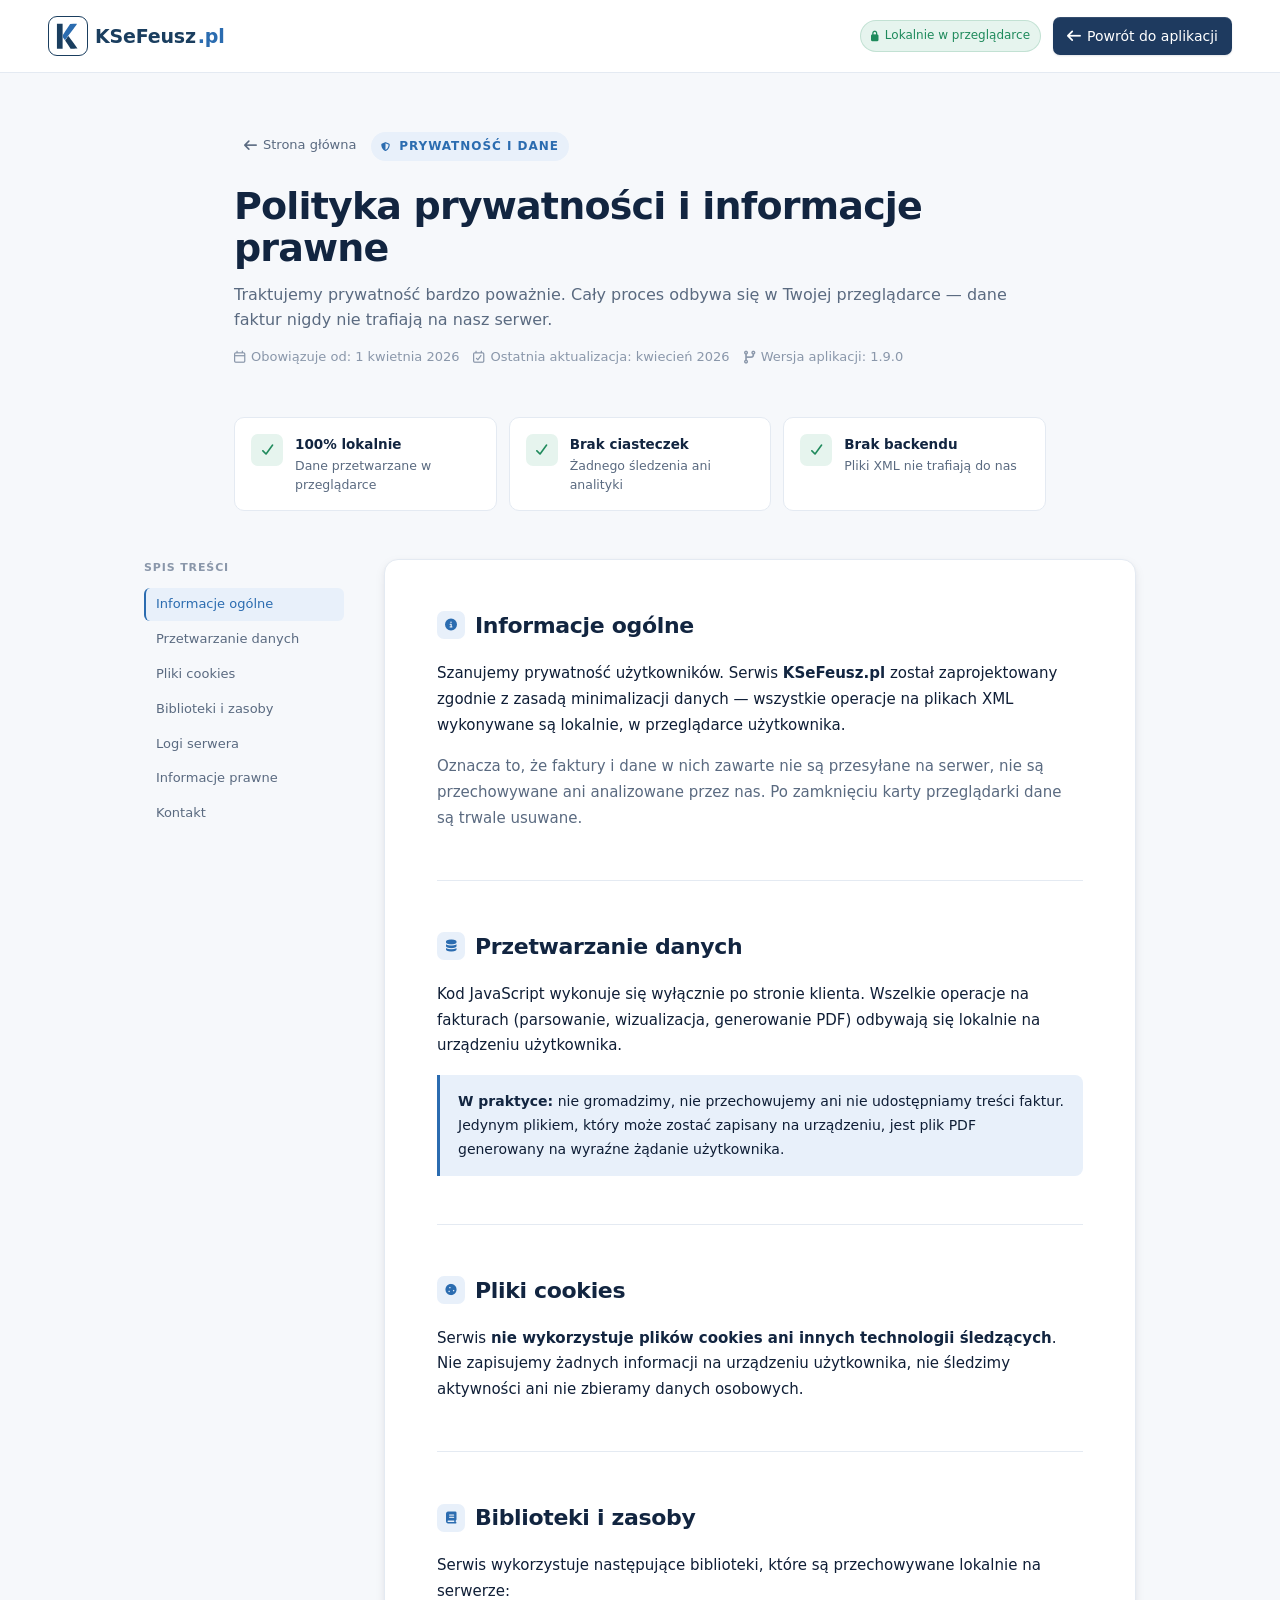
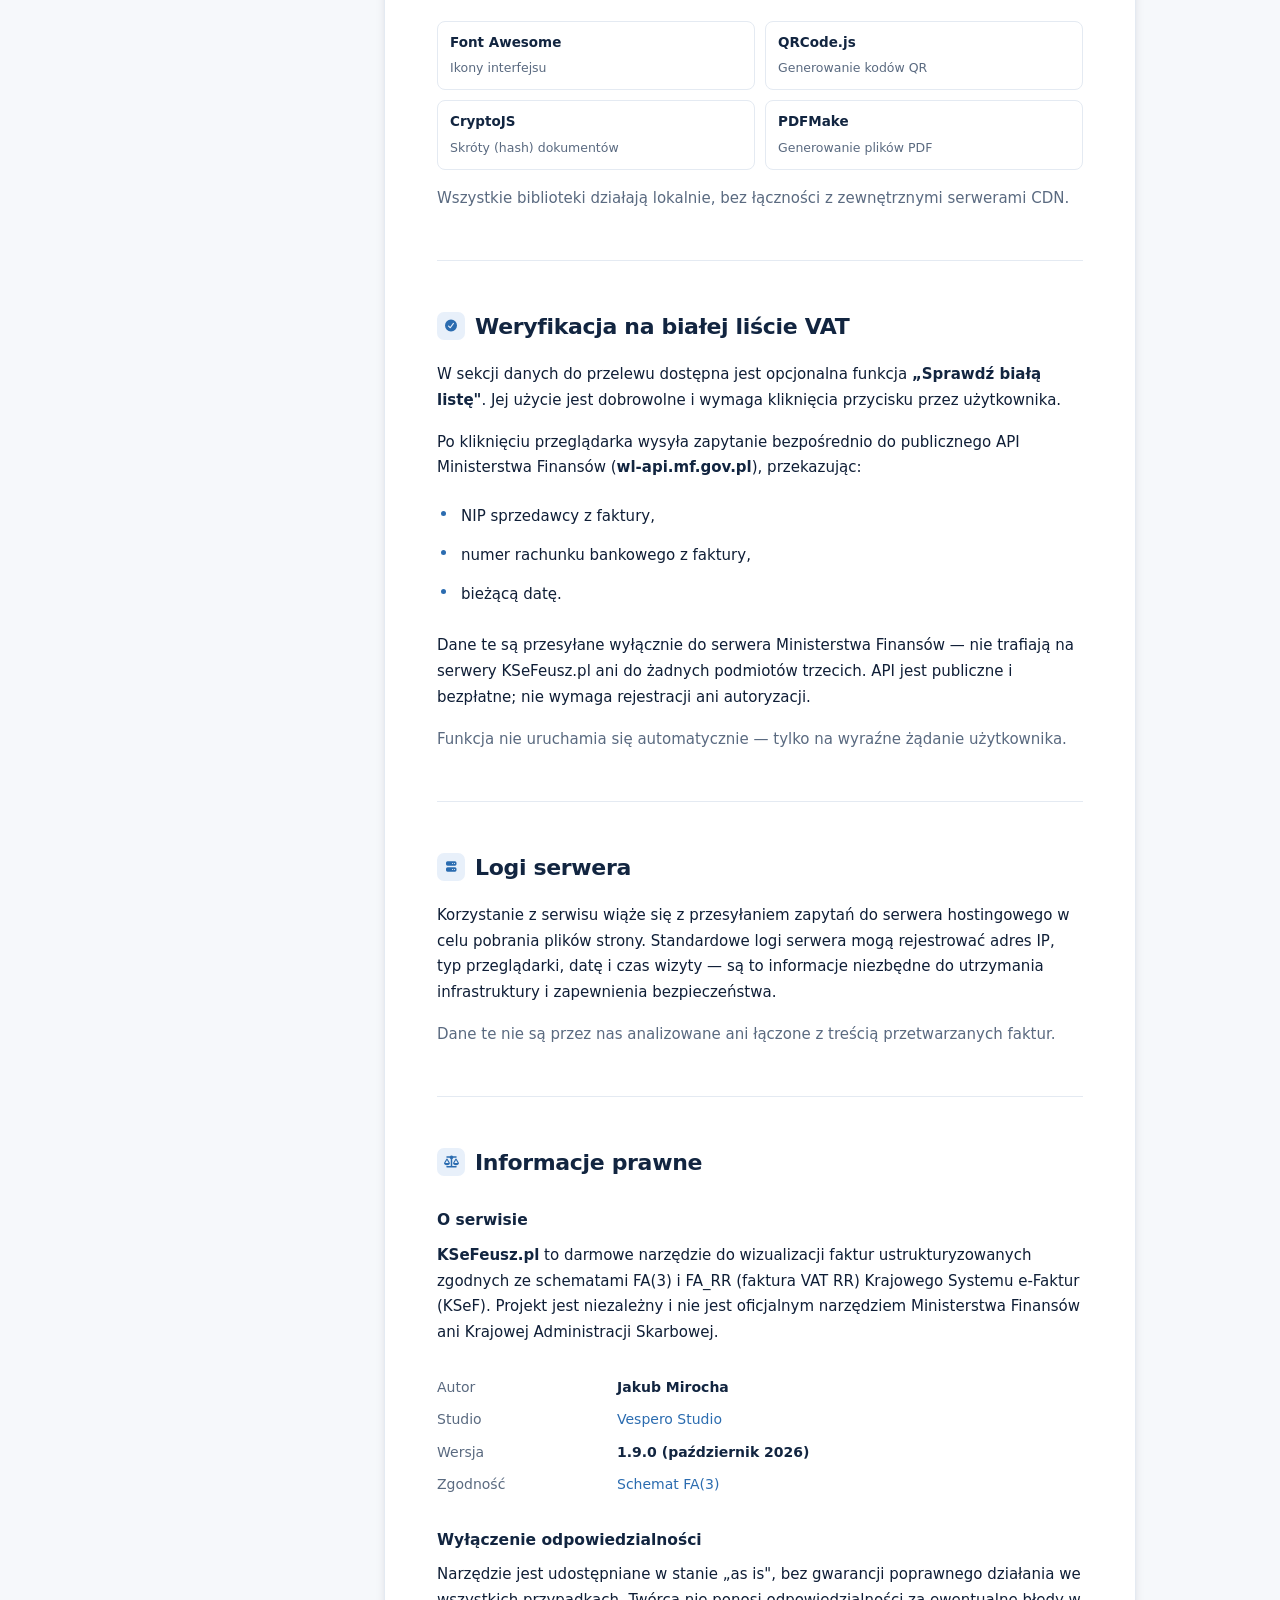
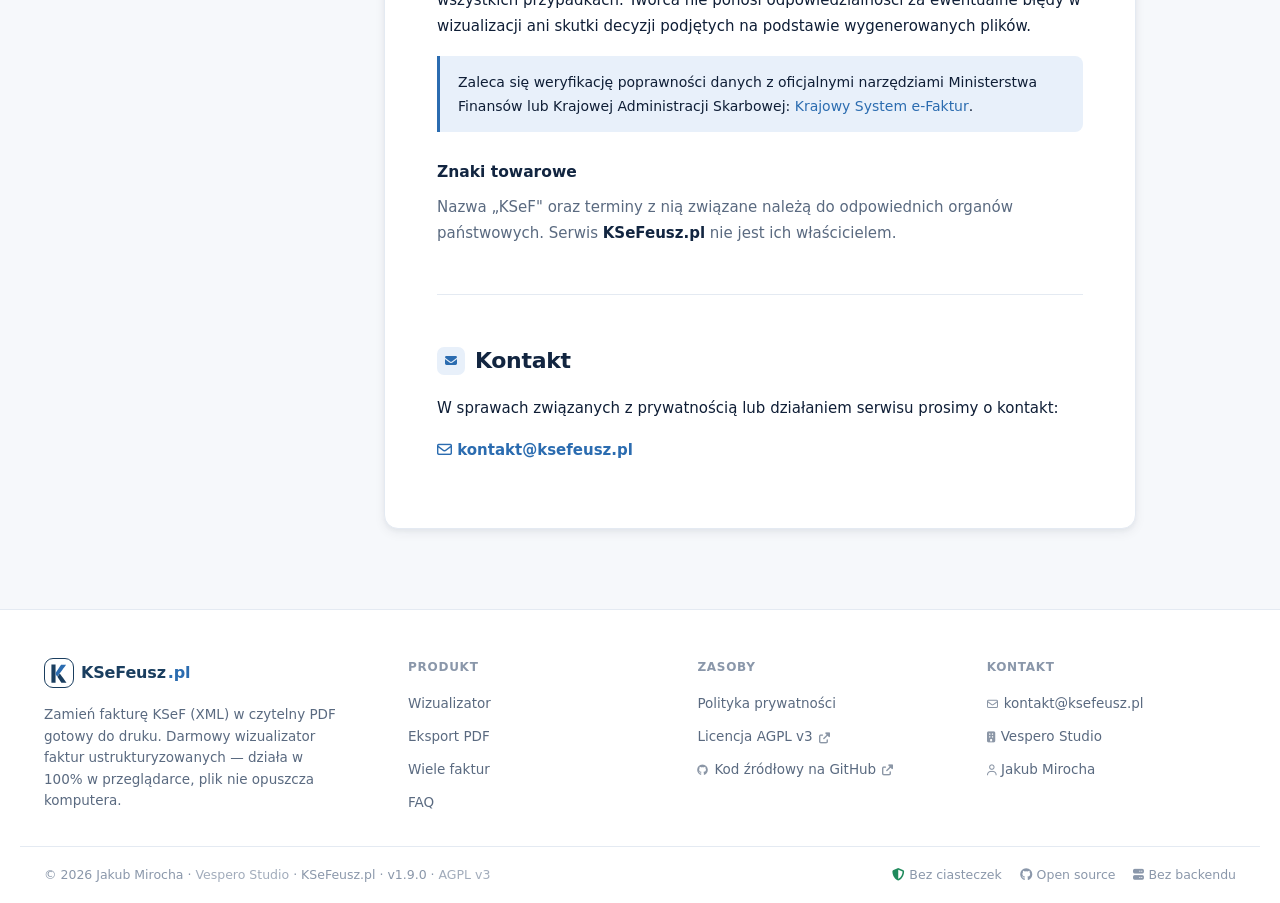
<file: privacy.html>
<!DOCTYPE html>
<html lang="pl">
<head>
<meta charset="UTF-8">
<title>Polityka prywatności — KSeFeusz.pl</title>
<meta name="description" content="Polityka prywatności i informacje prawne KSeFeusz.pl — bezpiecznego wizualizatora faktur KSeF.">
<meta name="viewport" content="width=device-width, initial-scale=1.0">
<link rel="canonical" href="https://ksefeusz.pl/privacy.html">
<link rel="icon" type="image/png" href="favicon_new.png">
<link rel="stylesheet" href="css/lib/font-awesome.min.css">
<style>
  :root {
    --bg: #F6F8FB;
    --surface: #FFFFFF;
    --surface-2: #F1F4F9;
    --border: #E4EAF2;
    --border-strong: #CBD5E0;
    --text: #0F1E36;
    --text-muted: #5A6A80;
    --text-faint: #8A97AA;
    --brand: #1E3A5F;
    --brand-ink: #122540;
    --accent: #2B6CB0;
    --accent-hover: #1F5896;
    --accent-soft: #E8F0FA;
    --success: #1F8A5C;
    --success-soft: #E6F4EE;
    --shadow: 0 1px 3px rgba(15,30,54,0.06), 0 1px 2px rgba(15,30,54,0.04);
    --shadow-md: 0 4px 12px rgba(15,30,54,0.06), 0 2px 4px rgba(15,30,54,0.04);
    --font: system-ui, -apple-system, BlinkMacSystemFont, 'Segoe UI', sans-serif;
  }
  * { box-sizing: border-box; margin: 0; padding: 0; }
  html { scroll-behavior: smooth; }
  body {
    font-family: var(--font);
    background: var(--bg);
    color: var(--text);
    -webkit-font-smoothing: antialiased;
    -moz-osx-font-smoothing: grayscale;
    line-height: 1.6;
    font-size: 15px;
  }
  a { color: inherit; text-decoration: none; }
  button { font-family: inherit; cursor: pointer; border: none; background: none; color: inherit; }

  /* ====== NAV ====== */
  .nav {
    background: rgba(255,255,255,0.92);
    -webkit-backdrop-filter: saturate(180%) blur(8px);
    backdrop-filter: saturate(180%) blur(8px);
    border-bottom: 1px solid var(--border);
    position: sticky; top: 0; z-index: 50;
  }
  .nav-inner {
    max-width: 1240px; margin: 0 auto;
    padding: 0 28px; height: 72px;
    display: flex; align-items: center; gap: 36px;
  }
  .brand {
    display: flex; align-items: center; gap: 7px;
    font-weight: 700; font-size: 19px; letter-spacing: -0.01em;
    color: var(--brand-ink);
    flex-shrink: 0;
  }
  .brand-logo {
    width: 40px; height: 40px; border-radius: 9px;
    border: 1.5px solid #1A3E5F;
    display: flex; align-items: center; justify-content: center;
    flex-shrink: 0;
  }
  .brand-name { display: flex; align-items: baseline; gap: 2px; }
  .brand-name .dot { color: var(--accent); font-weight: 700; }
  .nav-right { margin-left: auto; display: flex; align-items: center; gap: 12px; }
  .nav-pill {
    display: inline-flex; align-items: center; gap: 6px;
    padding: 5px 10px; border-radius: 999px;
    font-size: 12px; font-weight: 500;
    color: var(--success); background: var(--success-soft);
    border: 1px solid rgba(31,138,92,0.18);
  }
  .nav-pill i { font-size: 10px; }
  .btn-primary {
    background: var(--brand); color: #fff;
    padding: 8px 14px; border-radius: 7px;
    font-size: 14px; font-weight: 500;
    display: inline-flex; align-items: center; gap: 6px;
    transition: background 0.12s;
    box-shadow: inset 0 1px 0 rgba(255,255,255,0.1), 0 1px 2px rgba(15,30,54,0.12);
  }
  .btn-primary:hover { background: var(--brand-ink); }

  /* ====== PAGE HEADER ====== */
  .page-header {
    max-width: 860px; margin: 0 auto; padding: 56px 24px 24px;
  }
  .back-link {
    display: inline-flex; align-items: center; gap: 6px;
    font-size: 13px; font-weight: 500; color: var(--text-muted);
    padding: 6px 10px; border-radius: 6px;
    transition: background 0.12s, color 0.12s;
    margin-bottom: 24px;
  }
  .back-link:hover { background: var(--surface-2); color: var(--text); }
  .eyebrow {
    display: inline-flex; align-items: center; gap: 8px;
    font-size: 12px; font-weight: 600; color: var(--accent);
    text-transform: uppercase; letter-spacing: 0.08em;
    padding: 5px 10px; background: var(--accent-soft);
    border-radius: 999px; margin-bottom: 18px;
  }
  .eyebrow i { font-size: 9px; }
  .page-header h1 {
    font-size: 38px; line-height: 1.1; letter-spacing: -0.022em;
    font-weight: 700; color: var(--brand-ink);
    margin-bottom: 14px;
  }
  .page-header .lede {
    font-size: 16px; color: var(--text-muted); line-height: 1.55;
  }
  .page-header .meta {
    margin-top: 14px; font-size: 13px; color: var(--text-faint);
    display: inline-flex; gap: 14px;
  }
  .page-header .meta span { display: inline-flex; align-items: center; gap: 6px; }

  /* ====== KEY POINTS ====== */
  .keypoints {
    max-width: 860px; margin: 24px auto 48px; padding: 0 24px;
    display: grid; grid-template-columns: repeat(3, 1fr); gap: 12px;
  }
  .keypoint {
    background: var(--surface); border: 1px solid var(--border);
    border-radius: 10px; padding: 16px;
    display: flex; gap: 12px; align-items: flex-start;
  }
  .keypoint-icon {
    width: 32px; height: 32px; border-radius: 7px;
    background: var(--success-soft); color: var(--success);
    display: flex; align-items: center; justify-content: center;
    font-size: 13px; flex-shrink: 0;
  }
  .keypoint b {
    display: block; font-size: 13.5px; color: var(--brand-ink);
    font-weight: 600; margin-bottom: 2px;
  }
  .keypoint p { font-size: 12.5px; color: var(--text-muted); line-height: 1.45; }

  /* ====== CONTENT ====== */
  .content-wrap {
    max-width: 1040px; margin: 0 auto 80px; padding: 0 24px;
    display: grid; grid-template-columns: 200px 1fr; gap: 40px;
  }
  .toc {
    position: sticky; top: 88px; align-self: start; font-size: 13px;
  }
  .toc-title {
    font-size: 11px; text-transform: uppercase; letter-spacing: 0.08em;
    color: var(--text-faint); font-weight: 600; margin-bottom: 12px;
  }
  .toc a {
    display: block; padding: 6px 10px; border-radius: 6px;
    color: var(--text-muted); margin-bottom: 2px;
    border-left: 2px solid transparent;
    transition: all 0.12s; font-weight: 500;
  }
  .toc a:hover { color: var(--text); background: var(--surface-2); }
  .toc a.active { color: var(--accent); border-left-color: var(--accent); background: var(--accent-soft); }

  .content {
    background: var(--surface); border: 1px solid var(--border);
    border-radius: 14px; padding: 48px 52px;
    box-shadow: var(--shadow-md);
  }
  .section + .section { margin-top: 48px; padding-top: 48px; border-top: 1px solid var(--border); }
  .section h2 {
    font-size: 22px; font-weight: 700; letter-spacing: -0.015em;
    color: var(--brand-ink); margin-bottom: 18px;
    scroll-margin-top: 88px;
    display: flex; align-items: center; gap: 10px;
  }
  .section h2 .h2-icon {
    width: 28px; height: 28px; border-radius: 7px;
    background: var(--accent-soft); color: var(--accent);
    display: inline-flex; align-items: center; justify-content: center;
    font-size: 12px;
  }
  .section h3 {
    font-size: 15.5px; font-weight: 600; color: var(--brand-ink);
    margin-top: 28px; margin-bottom: 10px;
  }
  .section p {
    font-size: 15px; color: var(--text); line-height: 1.72; margin-bottom: 16px;
  }
  .section p.muted { color: var(--text-muted); }
  .section a { color: var(--accent); font-weight: 500; }
  .section a:hover { text-decoration: underline; }
  .section ul { list-style: none; margin: 10px 0 20px; }
  .section li {
    font-size: 15px; color: var(--text);
    padding: 7px 0 7px 24px; position: relative; line-height: 1.65;
  }
  .section li::before {
    content: ''; position: absolute;
    left: 4px; top: 14px;
    width: 5px; height: 5px;
    border-radius: 50%; background: var(--accent);
  }
  .section strong { color: var(--brand-ink); font-weight: 600; }

  .callout {
    background: var(--accent-soft);
    border-left: 3px solid var(--accent);
    border-radius: 0 8px 8px 0;
    padding: 14px 18px; margin: 16px 0;
  }
  .callout p { margin-bottom: 0; font-size: 14px; color: var(--text); }
  .callout p + p { margin-top: 8px; }

  .kv-grid {
    display: grid; grid-template-columns: 160px 1fr;
    gap: 10px 20px; padding: 14px 0 4px; font-size: 14px;
  }
  .kv-grid dt { color: var(--text-muted); font-weight: 500; }
  .kv-grid dd { color: var(--brand-ink); font-weight: 600; }

  .lib-grid {
    display: grid; grid-template-columns: 1fr 1fr;
    gap: 10px; margin: 10px 0 16px;
  }
  .lib { border: 1px solid var(--border); border-radius: 8px; padding: 10px 12px; }
  .lib b { font-size: 13.5px; color: var(--brand-ink); font-weight: 600; display: block; margin-bottom: 2px; }
  .lib span { font-size: 12.5px; color: var(--text-muted); }

  /* ====== FOOTER ====== */
  .footer { background: var(--surface); border-top: 1px solid var(--border); }
  .footer-inner {
    max-width: 1240px; margin: 0 auto; padding: 48px 24px 32px;
    display: grid; grid-template-columns: 1.3fr 1fr 1fr 1fr; gap: 40px;
  }
  .footer-brand p {
    font-size: 13.5px; color: var(--text-muted);
    margin-top: 16px; line-height: 1.6; max-width: 300px;
  }
  .footer-col h5 {
    font-size: 12px; text-transform: uppercase; letter-spacing: 0.06em;
    color: var(--text-faint); font-weight: 600; margin-bottom: 14px;
  }
  .footer-col ul { list-style: none; display: flex; flex-direction: column; gap: 9px; padding: 0; }
  .footer-col li { padding: 0; }
  .footer-col li::before { display: none; }
  .footer-col a {
    font-size: 13.5px; color: var(--text-muted);
    display: inline-flex; align-items: center; gap: 6px;
    transition: color 0.12s; font-weight: 400;
  }
  .footer-col a:hover { color: var(--accent); }
  .footer-col a i { font-size: 11px; opacity: 0.7; }
  .footer-bottom {
    max-width: 1240px; margin: 0 auto; padding: 18px 24px;
    border-top: 1px solid var(--border);
    display: flex; justify-content: space-between; gap: 16px;
    flex-wrap: wrap; font-size: 12.5px; color: var(--text-faint);
  }
  .footer-bottom a.footer-source-link { color: inherit; text-decoration: none; }
  .footer-bottom a.footer-source-link.muted { opacity: 0.8; }
  .footer-bottom .footer-badges { display: flex; gap: 18px; }
  .footer-bottom .footer-badges .icon-success { color: var(--success); }
  .footer-brand-row { font-size: 16px; }
  .footer-brand-logo { width: 30px; height: 30px; }
  .footer-author { font-size: 13.5px; color: var(--text-muted); }
  .footer-author i { font-size: 11px; opacity: 0.7; }
  .section .contact-email { font-weight: 600; font-size: 15px; }
  b.brand-ksefeusz { color: #1A3E5F; }
  b.brand-pl { color: #2B6CB0; }

  @media (max-width: 960px) {
    .content-wrap { grid-template-columns: 1fr; }
    .toc { display: none; }
    .page-header h1 { font-size: 30px; }
    .keypoints { grid-template-columns: 1fr; }
    .content { padding: 32px 28px; }
    .footer-inner { grid-template-columns: 1fr 1fr; gap: 28px; }
  }
  @media (max-width: 560px) {
    .footer-inner { grid-template-columns: 1fr; }
  }
</style>
</head>
<body>

<!-- ====== NAV ====== -->
<header class="nav">
  <div class="nav-inner">
    <a href="index.html" class="brand">
      <div class="brand-logo">
        <svg width="26" height="28" viewBox="0 0 188 201">
          <g transform="translate(0,201) scale(0.1,-0.1)">
            <path fill="#1A3E5F" d="M140 990 l0 -900 205 0 205 0 0 900 0 900 -205 0 -205 0 0 -900z"/>
            <path fill="#2B6CB0" d="M1335 1882 l-240 -3 -217 -327 c-340 -513 -308 -456 -308 -556 l0 -85 72 -106 c57 -85 73 -104 83 -93 7 7 66 85 131 172 66 88 135 180 154 206 320 425 581 783 574 788 -5 4 -117 6 -249 4z"/>
            <path fill="#1A3E5F" d="M849 839 l-117 -160 197 -294 196 -294 253 -1 c138 0 252 2 252 4 0 8 -650 901 -658 903 -4 1 -59 -70 -123 -158z"/>
          </g>
        </svg>
      </div>
      <span class="brand-name"><b class="brand-ksefeusz">KSeFeusz</b><b class="brand-pl">.pl</b></span>
    </a>
    <div class="nav-right">
      <span class="nav-pill">
        <i class="fas fa-lock"></i>
        Lokalnie w przeglądarce
      </span>
      <a href="index.html" class="btn-primary">
        <i class="fas fa-arrow-left"></i>
        Powrót do aplikacji
      </a>
    </div>
  </div>
</header>

<!-- ====== PAGE HEADER ====== -->
<div class="page-header">
  <a href="index.html" class="back-link"><i class="fas fa-arrow-left"></i> Strona główna</a>
  <div class="eyebrow"><i class="fas fa-shield-alt"></i> Prywatność i dane</div>
  <h1>Polityka prywatności i informacje prawne</h1>
  <p class="lede">Traktujemy prywatność bardzo poważnie. Cały proces odbywa się w Twojej przeglądarce — dane faktur nigdy nie trafiają na nasz serwer.</p>
  <div class="meta">
    <span><i class="far fa-calendar"></i> Obowiązuje od: 1 kwietnia 2026</span>
    <span><i class="far fa-calendar-check"></i> Ostatnia aktualizacja: kwiecień 2026</span>
    <span><i class="fas fa-code-branch"></i> Wersja aplikacji: 1.9.0</span>
  </div>
</div>

<!-- ====== KEYPOINTS ====== -->
<div class="keypoints">
  <div class="keypoint">
    <div class="keypoint-icon"><i class="fas fa-check"></i></div>
    <div><b>100% lokalnie</b><p>Dane przetwarzane w przeglądarce</p></div>
  </div>
  <div class="keypoint">
    <div class="keypoint-icon"><i class="fas fa-check"></i></div>
    <div><b>Brak ciasteczek</b><p>Żadnego śledzenia ani analityki</p></div>
  </div>
  <div class="keypoint">
    <div class="keypoint-icon"><i class="fas fa-check"></i></div>
    <div><b>Brak backendu</b><p>Pliki XML nie trafiają do nas</p></div>
  </div>
</div>

<!-- ====== CONTENT ====== -->
<div class="content-wrap">
  <aside class="toc">
    <div class="toc-title">Spis treści</div>
    <a href="#ogolne" class="active">Informacje ogólne</a>
    <a href="#przetwarzanie">Przetwarzanie danych</a>
    <a href="#cookies">Pliki cookies</a>
    <a href="#biblioteki">Biblioteki i zasoby</a>
    <a href="#logi">Logi serwera</a>
    <a href="#prawne">Informacje prawne</a>
    <a href="#kontakt">Kontakt</a>
  </aside>

  <div class="content">
    <div class="section" id="ogolne">
      <h2><span class="h2-icon"><i class="fas fa-info-circle"></i></span>Informacje ogólne</h2>
      <p>Szanujemy prywatność użytkowników. Serwis <strong>KSeFeusz.pl</strong> został zaprojektowany zgodnie z zasadą minimalizacji danych — wszystkie operacje na plikach XML wykonywane są lokalnie, w przeglądarce użytkownika.</p>
      <p class="muted">Oznacza to, że faktury i dane w nich zawarte nie są przesyłane na serwer, nie są przechowywane ani analizowane przez nas. Po zamknięciu karty przeglądarki dane są trwale usuwane.</p>
    </div>

    <div class="section" id="przetwarzanie">
      <h2><span class="h2-icon"><i class="fas fa-database"></i></span>Przetwarzanie danych</h2>
      <p>Kod JavaScript wykonuje się wyłącznie po stronie klienta. Wszelkie operacje na fakturach (parsowanie, wizualizacja, generowanie PDF) odbywają się lokalnie na urządzeniu użytkownika.</p>
      <div class="callout">
        <p><strong>W praktyce:</strong> nie gromadzimy, nie przechowujemy ani nie udostępniamy treści faktur. Jedynym plikiem, który może zostać zapisany na urządzeniu, jest plik PDF generowany na wyraźne żądanie użytkownika.</p>
      </div>
    </div>

    <div class="section" id="cookies">
      <h2><span class="h2-icon"><i class="fas fa-cookie"></i></span>Pliki cookies</h2>
      <p>Serwis <strong>nie wykorzystuje plików cookies ani innych technologii śledzących</strong>. Nie zapisujemy żadnych informacji na urządzeniu użytkownika, nie śledzimy aktywności ani nie zbieramy danych osobowych.</p>
    </div>

    <div class="section" id="biblioteki">
      <h2><span class="h2-icon"><i class="fas fa-book"></i></span>Biblioteki i zasoby</h2>
      <p>Serwis wykorzystuje następujące biblioteki, które są przechowywane lokalnie na serwerze:</p>
      <div class="lib-grid">
        <div class="lib"><b>Font Awesome</b><span>Ikony interfejsu</span></div>
        <div class="lib"><b>QRCode.js</b><span>Generowanie kodów QR</span></div>
        <div class="lib"><b>CryptoJS</b><span>Skróty (hash) dokumentów</span></div>
        <div class="lib"><b>PDFMake</b><span>Generowanie plików PDF</span></div>
      </div>
      <p class="muted">Wszystkie biblioteki działają lokalnie, bez łączności z zewnętrznymi serwerami CDN.</p>
    </div>

    <div class="section" id="biala-lista">
      <h2><span class="h2-icon"><i class="fas fa-check-circle"></i></span>Weryfikacja na białej liście VAT</h2>
      <p>W sekcji danych do przelewu dostępna jest opcjonalna funkcja <strong>„Sprawdź białą listę"</strong>. Jej użycie jest dobrowolne i wymaga kliknięcia przycisku przez użytkownika.</p>
      <p>Po kliknięciu przeglądarka wysyła zapytanie bezpośrednio do publicznego API Ministerstwa Finansów (<strong>wl-api.mf.gov.pl</strong>), przekazując:</p>
      <ul>
        <li>NIP sprzedawcy z faktury,</li>
        <li>numer rachunku bankowego z faktury,</li>
        <li>bieżącą datę.</li>
      </ul>
      <p>Dane te są przesyłane wyłącznie do serwera Ministerstwa Finansów — nie trafiają na serwery KSeFeusz.pl ani do żadnych podmiotów trzecich. API jest publiczne i bezpłatne; nie wymaga rejestracji ani autoryzacji.</p>
      <p class="muted">Funkcja nie uruchamia się automatycznie — tylko na wyraźne żądanie użytkownika.</p>
    </div>

    <div class="section" id="logi">
      <h2><span class="h2-icon"><i class="fas fa-server"></i></span>Logi serwera</h2>
      <p>Korzystanie z serwisu wiąże się z przesyłaniem zapytań do serwera hostingowego w celu pobrania plików strony. Standardowe logi serwera mogą rejestrować adres IP, typ przeglądarki, datę i czas wizyty — są to informacje niezbędne do utrzymania infrastruktury i zapewnienia bezpieczeństwa.</p>
      <p class="muted">Dane te nie są przez nas analizowane ani łączone z treścią przetwarzanych faktur.</p>
    </div>

    <div class="section" id="prawne">
      <h2><span class="h2-icon"><i class="fas fa-balance-scale"></i></span>Informacje prawne</h2>

      <h3>O serwisie</h3>
      <p><strong>KSeFeusz.pl</strong> to darmowe narzędzie do wizualizacji faktur ustrukturyzowanych zgodnych ze schematami FA(3) i FA_RR (faktura VAT RR) Krajowego Systemu e-Faktur (KSeF). Projekt jest niezależny i nie jest oficjalnym narzędziem Ministerstwa Finansów ani Krajowej Administracji Skarbowej.</p>

      <dl class="kv-grid">
        <dt>Autor</dt>
        <dd>Jakub Mirocha</dd>
        <dt>Studio</dt>
        <dd><a href="https://vespero-studio.pl" target="_blank" rel="noopener">Vespero Studio</a></dd>
        <dt>Wersja</dt>
        <dd>1.9.0 (październik 2026)</dd>
        <dt>Zgodność</dt>
        <dd><a href="https://ksef.podatki.gov.pl/informacje-ogolne-ksef-20/struktura-logiczna-fa-3/" target="_blank" rel="noopener">Schemat FA(3)</a></dd>
      </dl>

      <h3>Wyłączenie odpowiedzialności</h3>
      <p>Narzędzie jest udostępniane w stanie „as is", bez gwarancji poprawnego działania we wszystkich przypadkach. Twórca nie ponosi odpowiedzialności za ewentualne błędy w wizualizacji ani skutki decyzji podjętych na podstawie wygenerowanych plików.</p>
      <div class="callout">
        <p>Zaleca się weryfikację poprawności danych z oficjalnymi narzędziami Ministerstwa Finansów lub Krajowej Administracji Skarbowej: <a href="https://ksef.podatki.gov.pl/" target="_blank" rel="noopener">Krajowy System e-Faktur</a>.</p>
      </div>

      <h3>Znaki towarowe</h3>
      <p class="muted">Nazwa „KSeF" oraz terminy z nią związane należą do odpowiednich organów państwowych. Serwis <strong>KSeFeusz.pl</strong> nie jest ich właścicielem.</p>
    </div>

    <div class="section" id="kontakt">
      <h2><span class="h2-icon"><i class="fas fa-envelope"></i></span>Kontakt</h2>
      <p>W sprawach związanych z prywatnością lub działaniem serwisu prosimy o kontakt:</p>
      <p><a href="mailto:kontakt@ksefeusz.pl" class="contact-email"><i class="far fa-envelope"></i> kontakt@ksefeusz.pl</a></p>
    </div>
  </div>
</div>

<!-- ====== FOOTER ====== -->
<footer class="footer">
  <div class="footer-inner">
    <div class="footer-brand">
      <div class="brand footer-brand-row">
        <div class="brand-logo footer-brand-logo">
          <svg width="19" height="21" viewBox="0 0 188 201">
            <g transform="translate(0,201) scale(0.1,-0.1)">
              <path fill="#1A3E5F" d="M140 990 l0 -900 205 0 205 0 0 900 0 900 -205 0 -205 0 0 -900z"/>
              <path fill="#2B6CB0" d="M1335 1882 l-240 -3 -217 -327 c-340 -513 -308 -456 -308 -556 l0 -85 72 -106 c57 -85 73 -104 83 -93 7 7 66 85 131 172 66 88 135 180 154 206 320 425 581 783 574 788 -5 4 -117 6 -249 4z"/>
              <path fill="#1A3E5F" d="M849 839 l-117 -160 197 -294 196 -294 253 -1 c138 0 252 2 252 4 0 8 -650 901 -658 903 -4 1 -59 -70 -123 -158z"/>
            </g>
          </svg>
        </div>
        <span class="brand-name"><b class="brand-ksefeusz">KSeFeusz</b><b class="brand-pl">.pl</b></span>
      </div>
      <p>Zamień fakturę KSeF (XML) w czytelny PDF gotowy do druku. Darmowy wizualizator faktur ustrukturyzowanych — działa w 100% w przeglądarce, plik nie opuszcza komputera.</p>
    </div>
    <div class="footer-col">
      <h5>Produkt</h5>
      <ul>
        <li><a href="index.html">Wizualizator</a></li>
        <li><a href="index.html">Eksport PDF</a></li>
        <li><a href="index.html">Wiele faktur</a></li>
        <li><a href="index.html#sekcja-faq">FAQ</a></li>
      </ul>
    </div>
    <div class="footer-col">
      <h5>Zasoby</h5>
      <ul>
        <li><a href="privacy.html">Polityka prywatności</a></li>
        <li><a href="LICENSE" target="_blank" rel="noopener">Licencja AGPL v3 <i class="fas fa-external-link-alt"></i></a></li>
        <li><a href="https://github.com/jakubmirocha-cpu/ksefeusz.pl" target="_blank" rel="noopener"><i class="fab fa-github"></i> Kod źródłowy na GitHub <i class="fas fa-external-link-alt"></i></a></li>
      </ul>
    </div>
    <div class="footer-col">
      <h5>Kontakt</h5>
      <ul>
        <li><a href="mailto:kontakt@ksefeusz.pl"><i class="far fa-envelope"></i> kontakt@ksefeusz.pl</a></li>
        <li><a href="https://vespero-studio.pl" target="_blank" rel="noopener"><i class="fas fa-building"></i> Vespero Studio</a></li>
        <li><span class="footer-author"><i class="far fa-user"></i> Jakub Mirocha</span></li>
      </ul>
    </div>
  </div>
  <div class="footer-bottom">
    <div>© 2026 Jakub Mirocha · <a href="https://vespero-studio.pl" target="_blank" rel="noopener" class="footer-source-link muted">Vespero Studio</a> · KSeFeusz.pl · v1.9.0 · <a href="LICENSE" target="_blank" rel="noopener" class="footer-source-link muted">AGPL v3</a></div>
    <div class="footer-badges">
      <span><i class="fas fa-shield-alt icon-success"></i> Bez ciasteczek</span>
      <a href="https://github.com/jakubmirocha-cpu/ksefeusz.pl" target="_blank" rel="noopener" class="footer-source-link"><i class="fab fa-github"></i> Open source</a>
      <span><i class="fas fa-server"></i> Bez backendu</span>
    </div>
  </div>
</footer>

<script src="js/privacy.js?v=1.9.0"></script>

</body>
</html>
</file>
<file: css/style.css>
﻿/* ===== KSeFeusz.pl - style.css - wersja 1.9.0 (2026-10-03) ===== */

.upload-area.hidden {
  display: none;
}

:root {
  --bg: #F6F8FB;
  --surface: #FFFFFF;
  --surface-2: #F1F4F9;
  --border: #E4EAF2;
  --border-strong: #CBD5E0;
  --text: #0F1E36;
  --text-muted: #5A6A80;
  --text-faint: #8A97AA;
  --brand: #1E3A5F;
  --brand-ink: #122540;
  --accent: #2B6CB0;
  --accent-hover: #1F5896;
  --accent-soft: #E8F0FA;
  --success: #1F8A5C;
  --success-soft: #E6F4EE;
  --warning: #B3541E;
  --warning-soft: #FDF1E7;
  --danger: #B42318;
  --danger-soft: #FDECEA;
  --shadow-sm: 0 1px 2px rgba(15,30,54,0.05);
  --shadow: 0 1px 3px rgba(15,30,54,0.06), 0 1px 2px rgba(15,30,54,0.04);
  --shadow-md: 0 4px 12px rgba(15,30,54,0.06), 0 2px 4px rgba(15,30,54,0.04);
  --shadow-lg: 0 12px 32px rgba(15,30,54,0.08), 0 4px 12px rgba(15,30,54,0.04);
  --font: system-ui, -apple-system, BlinkMacSystemFont, 'Segoe UI', sans-serif;
}

* { box-sizing: border-box; margin: 0; padding: 0; }
html { scroll-behavior: smooth; overflow-x: clip; overflow-y: scroll; }
body {
  font-family: var(--font);
  background: var(--bg);
  color: var(--text);
  -webkit-font-smoothing: antialiased;
  -moz-osx-font-smoothing: grayscale;
  line-height: 1.5;
  font-size: 15px;
}
a { color: inherit; text-decoration: none; }
button { font-family: inherit; cursor: pointer; border: none; background: none; color: inherit; }

/* --- Panel system --- */
.panel { display: none; }
.panel.active { display: block; }

/* --- NAV --- */
.nav {
  background: rgba(255,255,255,0.92);
  -webkit-backdrop-filter: saturate(180%) blur(8px);
  backdrop-filter: saturate(180%) blur(8px);
  border-bottom: 1px solid var(--border);
  position: sticky; top: 0; z-index: 50;
  overflow-x: hidden;
}
.nav-inner {
  max-width: 1240px; margin: 0 auto;
  padding: 0 28px; height: 72px;
  display: flex; align-items: center; gap: 36px;
}
.brand {
  display: flex; align-items: center; gap: 7px;
  font-weight: 700; font-size: 19px; letter-spacing: -0.01em; color: var(--brand-ink);
  flex-shrink: 0;
}
.brand-logo {
  width: 40px; height: 40px; border-radius: 9px;
  border: 1.5px solid #1A3E5F;
  display: flex; align-items: center; justify-content: center;
  flex-shrink: 0;
}
.brand-name { display: flex; align-items: baseline; gap: 2px; }
.brand-name .dot { color: var(--accent); font-weight: 700; }

.nav-links { display: flex; gap: 4px; margin-left: 12px; }
/* Override old .tab styles for nav-link buttons */
.nav-link {
  padding: 8px 16px !important;
  border-radius: 7px !important;
  font-size: 14.5px !important;
  font-weight: 500 !important;
  color: var(--text-muted) !important;
  transition: background 0.12s, color 0.12s !important;
  display: inline-flex !important; align-items: center !important; gap: 7px !important;
  white-space: nowrap !important;
  background: none !important;
  border: none !important; border-bottom: none !important;
  border-radius: 7px !important; bottom: auto !important;
}
.nav-link:hover { background: var(--surface-2) !important; color: var(--text) !important; }
.nav-link.active { color: var(--accent) !important; background: var(--accent-soft) !important; box-shadow: inset 0 0 0 1.5px var(--accent) !important; }
.nav-link i { font-size: 13px; opacity: 0.75; }

.nav-right { margin-left: auto; display: flex; align-items: center; gap: 12px; }
.nav-pill {
  display: inline-flex; align-items: center; gap: 6px;
  padding: 5px 10px; border-radius: 999px;
  font-size: 12px; font-weight: 500;
  color: var(--success); background: var(--success-soft);
  border: 1px solid rgba(31,138,92,0.18);
}
.nav-pill i { font-size: 8px; }
.btn-primary {
  background: var(--brand); color: #fff;
  padding: 9px 18px; border-radius: 8px;
  font-size: 14.5px; font-weight: 600;
  display: inline-flex; align-items: center; gap: 7px;
  transition: background 0.12s;
  box-shadow: 0 1px 0 rgba(255,255,255,0.1) inset, 0 2px 4px rgba(15,30,54,0.15);
}
.btn-primary:hover { background: var(--brand-ink); }

/* --- HERO --- */
.hero {
  max-width: 1240px; margin: 0 auto;
  padding: 80px 24px 56px;
  display: grid; grid-template-columns: 1.05fr 1.1fr;
  gap: 56px; align-items: center;
}
/* Nadtytuł hero — sam tekst, bez pigułki i ikony. Ma nazwać czym jest serwis,
   zanim czytelnik dojdzie do h1; nie ma być elementem, na który patrzy się
   pierwszy. Tło + radius 999px + ikona nadawały mu wagę CTA, którym nie jest. */
.eyebrow {
  display: block;
  font-size: 12px; font-weight: 600; color: var(--text-muted);
  text-transform: uppercase; letter-spacing: 0.08em;
  margin-bottom: 16px;
}
.hero h1 {
  font-size: 44px; line-height: 1.08; letter-spacing: -0.022em;
  font-weight: 700; color: var(--brand-ink); margin-bottom: 18px;
}
.hero h1 .accent-word { color: var(--accent); }
.hero-lede {
  font-size: 17px; color: var(--text-muted); line-height: 1.55;
  margin-bottom: 28px; max-width: 520px;
}
.hero-ctas { display: flex; gap: 10px; flex-wrap: wrap; }
.btn-hero-primary {
  background: var(--brand); color: #fff;
  padding: 13px 22px; border-radius: 8px; font-size: 15px; font-weight: 600;
  display: inline-flex; align-items: center; gap: 9px;
  transition: background 0.12s, transform 0.12s;
  box-shadow: 0 1px 0 rgba(255,255,255,0.12) inset, 0 2px 6px rgba(15,30,54,0.15);
  border: none;
}
.btn-hero-primary:hover { background: var(--brand-ink); transform: translateY(-1px); }
.btn-hero-primary .arrow { transition: transform 0.15s; }
.btn-hero-primary:hover .arrow { transform: translateX(3px); }
.btn-hero-secondary {
  padding: 13px 22px; border-radius: 8px; font-size: 15px; font-weight: 600;
  color: var(--text); border: 1px solid var(--border-strong);
  background: var(--surface);
  display: inline-flex; align-items: center; gap: 9px;
  transition: background 0.12s, border-color 0.12s;
}
.btn-hero-secondary:hover { background: var(--surface-2); border-color: var(--text-muted); }
.btn-hero-secondary.privacy {
  color: var(--success); border-color: rgba(31,138,92,0.4);
}
.btn-hero-secondary.privacy:hover { background: var(--success-soft); border-color: var(--success); }
.btn-hero-secondary.privacy i { color: var(--success); }
.trust-row {
  margin-top: 28px; display: flex; gap: 22px; flex-wrap: wrap;
  font-size: 13px; color: var(--text-muted);
}
.trust-row span { display: inline-flex; align-items: center; gap: 7px; }
.trust-row i { color: var(--success); font-size: 12px; }
.trust-link {
  display: inline-flex; align-items: center; gap: 7px;
  color: inherit; text-decoration: none;
  border-bottom: 1px solid transparent; transition: border-color 0.12s;
}
.trust-link:hover { border-bottom-color: var(--text-muted); }
.hero-privacy-note {
  margin-top: 20px;
  display: flex; align-items: center; gap: 14px;
  background: var(--success-soft); border: 1px solid rgba(31,138,92,0.18);
  border-radius: 9px; padding: 12px 14px 12px 16px;
  font-size: 13.5px; color: var(--text-muted);
}
.hero-privacy-note .hpn-icon {
  flex-shrink: 0; width: 34px; height: 34px; border-radius: 8px;
  background: rgba(31,138,92,0.14); color: var(--success);
  display: flex; align-items: center; justify-content: center; font-size: 15px;
}
.hero-privacy-note .hpn-text { flex: 1; line-height: 1.45; }
.hero-privacy-note .hpn-btn {
  flex-shrink: 0;
  padding: 13px 22px; border-radius: 8px; font-size: 15px; font-weight: 600;
  color: var(--success); border: 1px solid rgba(31,138,92,0.35);
  background: var(--surface);
  display: inline-flex; align-items: center; gap: 8px;
  text-decoration: none; white-space: nowrap;
  transition: background 0.12s, border-color 0.12s;
}
.hero-privacy-note .hpn-btn:hover { background: #fff; border-color: var(--success); }

/* --- Hero mockup --- */
.hero-mockup {
  position: relative;
  background: linear-gradient(135deg, #EEF3FA 0%, #E3EBF5 100%);
  border-radius: 16px; padding: 14px 14px;
  border: 1px solid var(--border); box-shadow: var(--shadow-lg); overflow: hidden;
}
.hero-mockup::before {
  content: ''; position: absolute; inset: 0;
  background: radial-gradient(ellipse at 20% 0%, rgba(43,108,176,0.08), transparent 60%);
  pointer-events: none;
}
.mockup-chrome {
  display: flex; align-items: center; justify-content: space-between;
  margin-bottom: 14px; padding: 0 4px;
}
.mockup-dots { display: flex; gap: 6px; }
.mockup-dots span { width: 10px; height: 10px; border-radius: 50%; background: rgba(15,30,54,0.15); }
.mockup-label { font-size: 11px; color: var(--text-faint); font-weight: 500; }
.tool-preview {
  background: #fff; border-radius: 10px;
  box-shadow: 0 8px 24px rgba(15,30,54,0.08), 0 2px 6px rgba(15,30,54,0.04);
  overflow: hidden; border: 1px solid var(--border);
}
.tool-preview-head {
  display: flex; align-items: center; justify-content: space-between;
  padding: 10px 14px; border-bottom: 1px solid var(--border);
  background: var(--surface-2); gap: 10px; flex-wrap: wrap;
}
.tool-preview-file {
  display: flex; align-items: center; gap: 8px;
  font-size: 12px; color: var(--text);
}
.tool-preview-pill {
  font-size: 9.5px; font-weight: 700; padding: 2px 6px; border-radius: 4px;
  background: var(--success-soft); color: var(--success); letter-spacing: 0.04em;
}
.tool-preview-actions { display: flex; gap: 6px; }
.tool-preview-btn {
  font-size: 11.5px; font-weight: 500; padding: 5px 9px; border-radius: 5px;
  background: var(--surface); border: 1px solid var(--border); color: var(--text-muted);
  display: inline-flex; align-items: center; gap: 5px; cursor: default;
}
.tool-preview-btn.primary { background: var(--accent); border-color: var(--accent); color: #fff; }
.tool-preview-frame-wrap {
  position: relative; overflow: hidden; background: var(--surface-2);
}
.tool-preview-img {
  width: 100%; display: block;
}
.tool-preview-fade {
  position: absolute; left: 0; right: 0; bottom: 0; height: 70px;
  background: linear-gradient(to bottom, rgba(255,255,255,0), #fff 90%);
  pointer-events: none;
}
/* --- Main wrapper --- */
.main {
  max-width: 1240px; margin: 0 auto; padding: 40px 24px 96px;
}

/* --- Samples block --- */
.samples-block {
  background: var(--surface); border: 1px solid var(--border);
  border-radius: 12px; overflow: hidden;
  max-width: 820px; margin-left: auto; margin-right: auto;
}
.samples-head {
  padding: 16px 20px; border-bottom: 1px solid var(--border);
  display: flex; align-items: center; justify-content: space-between; gap: 12px;
}
.samples-head h4 {
  font-size: 14px; font-weight: 600; color: var(--brand-ink);
  display: flex; align-items: center; gap: 8px;
}
.samples-head h4 i { color: var(--text-muted); font-size: 12px; }
.samples-head p { font-size: 13px; color: var(--text-muted); }
.sample-row {
  display: grid; grid-template-columns: 40px 1fr auto auto;
  align-items: center; gap: 14px; padding: 14px 20px;
  border-bottom: 1px solid var(--border); transition: background 0.1s;
}
.sample-row:last-child { border-bottom: none; }
.sample-row:hover { background: var(--surface-2); }
.sample-badge {
  width: 36px; height: 36px; border-radius: 8px;
  display: flex; align-items: center; justify-content: center;
  font-size: 10px; font-weight: 700; letter-spacing: 0.02em;
}
.sample-badge.vat { background: var(--accent-soft); color: var(--accent); }
.sample-badge.kor { background: var(--warning-soft); color: var(--warning); }
.sample-badge.zal { background: var(--success-soft); color: var(--success); }
.sample-badge.rr  { background: #eef4e6; color: #5b7f2a; }
.sample-row-info h5 { font-size: 14px; font-weight: 600; margin-bottom: 2px; color: var(--brand-ink); }
.sample-row-info p { font-size: 12.5px; color: var(--text-muted); }
.sample-row-btn {
  padding: 6px 12px; border-radius: 6px; font-size: 13px; font-weight: 500;
  display: inline-flex; align-items: center; gap: 6px; transition: all 0.12s;
  white-space: nowrap;
}
.sample-row-btn.ghost {
  color: var(--text-muted); border: 1px solid var(--border); background: var(--surface);
}
.sample-row-btn.ghost:hover { background: var(--surface-2); color: var(--text); }
.sample-row-btn.primary {
  color: var(--accent); border: 1px solid var(--accent); background: var(--surface);
}
.sample-row-btn.primary:hover { background: var(--accent); color: #fff; }

/* --- Page sections (home) --- */
.page-section { margin-top: 80px; }
.page-section-sm { margin-top: 48px; }
.section-title {
  font-size: 26px; font-weight: 700; letter-spacing: -0.02em;
  color: var(--brand-ink); margin-bottom: 8px; text-align: center;
}
.section-desc {
  font-size: 16px; color: var(--text-muted); text-align: center;
  margin-bottom: 36px; max-width: 640px; margin-left: auto; margin-right: auto;
}
/* How it works */
.how-grid { display: grid; grid-template-columns: repeat(3, 1fr); gap: 16px; }
.how-card {
  background: var(--surface); border: 1px solid var(--border);
  border-radius: 12px; padding: 28px 24px;
  transition: border-color 0.15s, box-shadow 0.15s;
}
.how-card:hover { border-color: var(--border-strong); box-shadow: var(--shadow-md); }
.how-step {
  font-size: 12px; font-weight: 600; color: var(--accent);
  letter-spacing: 0.05em; margin-bottom: 16px;
  display: flex; align-items: center; gap: 8px;
}
.how-step-num {
  width: 24px; height: 24px; border-radius: 6px;
  background: var(--accent-soft); color: var(--accent);
  display: flex; align-items: center; justify-content: center;
  font-size: 12px; font-weight: 700;
}
.how-card h4 {
  font-size: 17px; font-weight: 600; color: var(--brand-ink);
  margin-bottom: 8px; letter-spacing: -0.01em;
}
.how-card p { font-size: 14px; color: var(--text-muted); line-height: 1.55; }
/* Benefits */
.benefits-grid { display: grid; grid-template-columns: 1fr 1fr; gap: 16px; }
.benefit-card {
  background: var(--surface); border: 1px solid var(--border);
  border-radius: 12px; padding: 24px; display: flex; gap: 16px;
}
.benefit-card-icon {
  flex-shrink: 0; width: 40px; height: 40px; border-radius: 8px;
  background: var(--accent-soft); color: var(--accent);
  display: flex; align-items: center; justify-content: center; font-size: 16px;
}
.benefit-card h4 { font-size: 15px; font-weight: 600; color: var(--brand-ink); margin-bottom: 6px; }
.benefit-card p { font-size: 14px; color: var(--text-muted); line-height: 1.55; margin-bottom: 10px; }
.benefit-sample {
  font-family: 'SFMono-Regular', 'Consolas', monospace; font-size: 11.5px;
  background: var(--surface-2); border-radius: 6px; padding: 8px 10px;
  color: var(--text); border: 1px solid var(--border); overflow-x: auto; white-space: nowrap;
}
.benefit-rows { display: flex; flex-direction: column; gap: 4px; margin-top: 8px; }
.benefit-row {
  font-family: 'SFMono-Regular', 'Consolas', monospace; font-size: 11px;
  padding: 5px 8px; border-radius: 5px;
  display: flex; justify-content: space-between;
}
.benefit-row.before { background: var(--warning-soft); color: var(--warning); }
.benefit-row.after { background: var(--success-soft); color: var(--success); }
.benefit-row.diff { background: var(--surface-2); color: var(--text); font-style: italic; }
/* Privacy section */
.privacy-grid { display: grid; grid-template-columns: repeat(3, 1fr); gap: 16px; }
.privacy-card {
  background: var(--surface); border: 1px solid rgba(31,138,92,0.22);
  border-radius: 12px; padding: 24px;
  transition: border-color 0.15s, box-shadow 0.15s;
}
.privacy-card:hover { border-color: rgba(31,138,92,0.45); box-shadow: 0 4px 16px rgba(31,138,92,0.07); }
.privacy-card-icon {
  width: 40px; height: 40px; border-radius: 8px;
  background: var(--success-soft); color: var(--success);
  display: flex; align-items: center; justify-content: center;
  font-size: 16px; margin-bottom: 16px;
}
.privacy-card h4 { font-size: 15px; font-weight: 600; color: var(--brand-ink); margin-bottom: 8px; }
.privacy-card p { font-size: 14px; color: var(--text-muted); line-height: 1.6; }
.privacy-cta {
  text-align: center; margin-top: 32px;
}
.privacy-cta a {
  display: inline-flex; align-items: center; gap: 8px;
  color: var(--success); font-weight: 600; font-size: 14.5px;
  border-bottom: 1px solid rgba(31,138,92,0.3); padding-bottom: 2px;
  transition: border-color 0.12s, color 0.12s;
}
.privacy-cta a:hover { border-color: var(--success); }
.privacy-cta a i { font-size: 12px; }

/* FAQ */
.faq-wrap { max-width: 720px; margin: 0 auto; }
.faq-item { border-bottom: 1px solid var(--border); }
.faq-item:first-child { border-top: 1px solid var(--border); }
.faq-q {
  width: 100%; text-align: left; padding: 18px 4px;
  display: flex; justify-content: space-between; align-items: center; gap: 16px;
  font-size: 15px; font-weight: 500; color: var(--brand-ink);
  transition: color 0.12s; background: none; border: none; cursor: pointer;
}
.faq-q:hover { color: var(--accent); }
.faq-q .faq-chev { transition: transform 0.2s; font-size: 12px; color: var(--text-muted); }
.faq-item.open .faq-q .faq-chev { transform: rotate(180deg); color: var(--accent); }
.faq-a {
  max-height: 0; overflow: hidden;
  transition: max-height 0.25s ease, padding 0.25s ease;
  font-size: 14px; color: var(--text-muted); line-height: 1.6;
}
.faq-item.open .faq-a { max-height: 600px; padding: 0 4px 20px; }
.faq-contact-link { color: var(--accent); font-weight: 500; }
.upload-hint { font-size: 12.5px; color: var(--text-faint); margin-top: -12px; margin-bottom: 16px; }
.upload-hint a { color: var(--accent); }

/* --- Work panels (Wizualizator, PDF, Batch) --- */
.work-header {
  display: flex; align-items: flex-start; justify-content: space-between;
  margin-bottom: 20px; gap: 16px; flex-wrap: wrap;
}
.work-title-col { display: flex; flex-direction: column; }
.work-title {
  font-size: 20px; font-weight: 600; color: var(--brand-ink);
  letter-spacing: -0.01em; display: flex; align-items: center; gap: 10px;
}
.wt-icon {
  width: 32px; height: 32px; border-radius: 8px;
  background: var(--accent-soft); color: var(--accent);
  display: flex; align-items: center; justify-content: center; font-size: 14px;
}
.work-subtitle { font-size: 14px; color: var(--text-muted); margin-top: 4px; }

.upload-area {
  background: var(--surface) !important;
  border: 1.5px dashed var(--border-strong) !important;
  border-radius: 12px !important;
  padding: 48px 24px !important;
  text-align: center !important;
  transition: border-color 0.15s, background 0.15s !important;
  cursor: pointer !important;
  box-shadow: none !important;
}
.upload-area:hover {
  border-color: var(--accent) !important;
  background: #FAFCFF !important;
}
.upload-area > i {
  font-size: 44px !important;
  display: block !important;
  margin-bottom: 14px !important;
}
.upload-area h3 {
  font-size: 18px !important; font-weight: 600 !important;
  color: var(--brand-ink) !important; margin-bottom: 6px !important;
}
.upload-area p {
  font-size: 14px !important; color: var(--text-muted) !important; margin-bottom: 20px !important;
}
.upload-pill-btn {
  background: transparent; color: var(--accent);
  border: 1.5px solid var(--accent);
  padding: 8px 22px; border-radius: 30px;
  font-size: 14px; font-weight: 500; cursor: pointer;
  transition: background 0.15s, color 0.15s;
  display: inline-flex; align-items: center; gap: 7px;
}
.upload-pill-btn:hover { background: var(--accent); color: #fff; }
.upload-pill-btn.danger { color: var(--danger); border-color: var(--danger); }
.upload-pill-btn.danger:hover { background: var(--danger); color: #fff; }
.upload-pill-btn i { color: inherit !important; font-size: inherit !important; margin: 0 !important; }

/* Filebar (replaces old .file-info) */
.filebar {
  background: var(--surface); border: 1px solid var(--border);
  border-radius: 10px; padding: 10px 12px 10px 14px;
  display: flex; align-items: center; gap: 12px;
  margin-bottom: 20px; flex-wrap: wrap;
}
.filebar-name {
  display: flex; align-items: center; gap: 8px;
  font-weight: 500; font-size: 13.5px; color: var(--text); min-width: 0;
}
.filebar-name .pill {
  font-size: 10px; padding: 2px 6px;
  background: var(--success-soft); color: var(--success);
  border-radius: 4px; font-weight: 600; text-transform: uppercase; letter-spacing: 0.04em;
}
.filebar-name code {
  font-size: 12.5px; padding: 3px 8px; background: var(--surface-2);
  border-radius: 5px; color: var(--text-muted);
  max-width: 300px; overflow: hidden; text-overflow: ellipsis; white-space: nowrap;
}
.filebar-actions {
  margin-left: auto; display: flex; gap: 6px; align-items: center; flex-wrap: wrap;
}

/* Override action-btn with new design */
.action-btn {
  padding: 7px 12px !important; border-radius: 7px !important;
  font-size: 13px !important; font-weight: 500 !important;
  color: var(--text) !important; border: 1px solid var(--border) !important;
  background: var(--surface) !important;
  display: inline-flex !important; align-items: center !important; gap: 6px !important;
  transition: all 0.12s !important;
}
.action-btn:hover { background: var(--surface-2) !important; border-color: var(--border-strong) !important; }
.action-btn.primary { background: var(--accent) !important; border-color: var(--accent) !important; color: #fff !important; }
.action-btn.primary:hover { background: var(--accent-hover) !important; border-color: var(--accent-hover) !important; }
.action-btn.danger-ghost { color: var(--danger) !important; }
.action-btn.danger-ghost:hover { background: var(--danger-soft) !important; border-color: var(--danger) !important; }
.action-btn i { font-size: 12px; }

/* Wybór języka wizualizacji (v1.7.0) — wygląda jak .action-btn,
   ale to natywny <select>, żeby na mobile otworzyła się lista systemowa. */
.lang-group { display: inline-flex; align-items: center; gap: 6px; }
/* Ikona języka jest akcentowana we wszystkich trzech miejscach (belka pliku,
   Eksport PDF, Wiele faktur) — ma być rozpoznawalna jako ta sama kontrolka. */
.lang-label { display: inline-flex; align-items: center; color: var(--accent); font-size: 14px; }
.lang-select {
  padding: 7px 10px; border-radius: 7px;
  font-size: 13px; font-weight: 500; font-family: inherit;
  color: var(--text); border: 1px solid var(--border);
  background: var(--surface); cursor: pointer;
  transition: all 0.12s;
}
/* Pasek wyboru języka nad kaflem uploadu (Eksport PDF, Wiele faktur).
   W tych panelach PDF powstaje natychmiast po wskazaniu pliku — nie ma podglądu,
   w którym dałoby się zmienić język później. Dlatego pełnowymiarowy pasek
   z podpisem, a nie dyskretna ikonka w rogu nagłówka: musi być widoczny
   ZANIM użytkownik kliknie w kafel.
   Bez ramki i tła — ozdobny boks nadawał tej informacji wagę komunikatu
   wymagającego uwagi, którym nie jest. Ikona i typografia zostają. */
.lang-bar {
  display: flex; align-items: center; gap: 10px; flex-wrap: wrap;
  margin-bottom: 16px;
}
.lang-bar-icon { color: var(--accent); font-size: 16px; }
.lang-bar-text { font-size: 14px; font-weight: 600; color: var(--brand-ink); cursor: pointer; }
.lang-bar-hint { font-size: 12.5px; color: var(--text-muted); flex: 1 1 260px; min-width: 0; }
.lang-select:hover { background: var(--surface-2); border-color: var(--border-strong); }
.lang-select:focus { outline: none; border-color: var(--accent); }

/* Toggle in filebar */
.toggle-row {
  display: inline-flex; align-items: center; gap: 8px;
  padding: 6px 10px; border-radius: 7px;
  background: var(--surface-2); font-size: 13px; color: var(--text);
}

/* Toggle switch */
.view-toggle-label {
  display: inline-flex;
  align-items: center;
  gap: 8px;
  cursor: pointer;
  -webkit-user-select: none;
  user-select: none;
  font-size: 13px;
  color: #5d6d7e;
  font-weight: 500;
}

.view-toggle-label input[type="checkbox"] {
  display: none;
}

.view-toggle-track {
  width: 36px;
  height: 20px;
  background: #95a5a6;
  border-radius: 10px;
  position: relative;
  transition: background 0.2s;
  flex-shrink: 0;
}

.view-toggle-thumb {
  position: absolute;
  top: 3px;
  left: 3px;
  width: 14px;
  height: 14px;
  background: white;
  border-radius: 50%;
  transition: left 0.2s;
  box-shadow: 0 1px 3px rgba(0,0,0,0.2);
}

.view-toggle-label input:checked + .view-toggle-track {
  background: #3498db;
}

.view-toggle-label input:checked + .view-toggle-track .view-toggle-thumb {
  left: 19px;
}

/* Info tooltip przy toggle */
.view-toggle-info {
  position: relative;
  display: inline-flex;
  align-items: center;
  color: #95a5a6;
  font-size: 14px;
  cursor: pointer;
  outline: none;
}

.view-toggle-info:hover,
.view-toggle-info:focus {
  color: #3498db;
}

.view-toggle-tooltip {
  display: none;
  position: absolute;
  bottom: calc(100% + 8px);
  left: 50%;
  transform: translateX(-50%);
  background: #2c3e50;
  color: white;
  font-size: 12px;
  line-height: 1.6;
  padding: 12px 14px;
  border-radius: 8px;
  width: 280px;
  box-shadow: 0 4px 16px rgba(0,0,0,0.25);
  z-index: 100;
  pointer-events: none;
  white-space: normal;
}

.view-toggle-tooltip::after {
  content: '';
  position: absolute;
  top: 100%;
  left: 50%;
  transform: translateX(-50%);
  border: 6px solid transparent;
  border-top-color: #2c3e50;
}

.view-toggle-info:hover .view-toggle-tooltip,
.view-toggle-info:focus .view-toggle-tooltip {
  display: block;
}

/* Tooltipy w belce pliku otwierają się W DÓŁ (v1.7.0).
   Belka siedzi tuż pod sticky nav (72px), więc domyślny wariant "do góry"
   przy dłuższej treści ucieka poza górną krawędź okna — pierwsze linijki
   chowają się pod paskiem nawigacji i nie da się ich przeczytać.
   Dotyczy wszystkich trzech tooltipów w belce, żeby zachowywały się tak samo. */
.filebar .view-toggle-tooltip {
  bottom: auto;
  top: calc(100% + 8px);
}
.filebar .view-toggle-tooltip::after {
  top: auto;
  bottom: 100%;
  border-top-color: transparent;
  border-bottom-color: #2c3e50;
}

/* Komunikat błędu (globalny baner) */
.error-message {
  position: fixed;
  top: 90px;
  left: 50%;
  transform: translateX(-50%);
  background: #e74c3c;
  color: white;
  padding: 12px 25px;
  border-radius: 4px;
  box-shadow: 0 4px 12px rgba(0,0,0,0.3);
  z-index: 1001;
  display: none;
  font-weight: bold;
}

.error-message.success {
  background: #27ae60;
}

/* --- Footer --- */
.footer { background: var(--surface); border-top: 1px solid var(--border); margin-top: 100px; }
.footer-inner {
  max-width: 1240px; margin: 0 auto; padding: 48px 24px 32px;
  display: grid; grid-template-columns: 1.3fr 1fr 1fr 1fr; gap: 40px;
}
.footer-brand p { font-size: 13.5px; color: var(--text-muted); margin-top: 16px; line-height: 1.6; }
.footer-col h5 {
  font-size: 12px; text-transform: uppercase; letter-spacing: 0.06em;
  color: var(--text-faint); font-weight: 600; margin-bottom: 14px;
}
.footer-col ul { list-style: none; display: flex; flex-direction: column; gap: 9px; padding: 0; }
.footer-col li { padding: 0; }
.footer-col li::before { display: none; }
.footer-col a {
  font-size: 13.5px; color: var(--text-muted);
  display: inline-flex; align-items: center; gap: 6px; transition: color 0.12s;
  background: none; border: none; cursor: pointer; font-family: inherit;
}
.footer-col button {
  font-size: 13.5px; color: var(--text-muted);
  display: inline-flex; align-items: center; gap: 6px; transition: color 0.12s;
  background: none; border: none; cursor: pointer; padding: 0;
}
.footer-col a:hover, .footer-col button:hover { color: var(--accent); }
.footer-col a i, .footer-col button i { font-size: 11px; opacity: 0.7; }
.footer-bottom {
  max-width: 1240px; margin: 0 auto; padding: 18px 24px;
  border-top: 1px solid var(--border);
  display: flex; justify-content: space-between; gap: 16px; flex-wrap: wrap;
  font-size: 12.5px; color: var(--text-faint);
}
.footer-bottom a.footer-source-link { color: inherit; text-decoration: none; }

/* --- Mobile PDF notice banner --- */
.mobile-pdf-notice {
  display: none;
  align-items: center; gap: 14px;
  background: var(--accent-soft); border: 1px solid rgba(43,108,176,0.22);
  border-radius: 10px; padding: 14px 16px; margin-bottom: 20px;
  font-size: 14px; color: var(--text); flex-wrap: wrap;
}
.mobile-pdf-notice .mpn-icon {
  flex-shrink: 0; font-size: 22px; color: var(--accent);
}
.mobile-pdf-notice .mpn-text { flex: 1; line-height: 1.5; min-width: 160px; }
.mobile-pdf-notice .mpn-btn { flex-shrink: 0; white-space: nowrap; }

/* Desktop/mobile hero CTA split */
.hero-btn-mobile { display: none !important; }

/* Mobile batch notice */
.mobile-batch-notice, .mobile-upo-notice {
  display: none;
  flex-direction: column; gap: 20px;
  background: var(--surface); border: 1px solid var(--border);
  border-radius: 12px; padding: 28px 24px;
}
.mobile-batch-notice .mbn-icon {
  width: 48px; height: 48px; border-radius: 10px;
  background: var(--accent-soft); color: var(--accent);
  display: flex; align-items: center; justify-content: center; font-size: 20px;
}
.mobile-batch-notice h3 { font-size: 17px; font-weight: 600; color: var(--brand-ink); margin-bottom: 8px; }
.mobile-batch-notice p { font-size: 14px; color: var(--text-muted); line-height: 1.6; }
.mobile-batch-notice p + p { margin-top: 10px; }
.mobile-batch-notice .mbn-cta { display: flex; gap: 10px; flex-wrap: wrap; }

/* --- Hamburger button --- */
.hamburger {
  display: none; flex-shrink: 0;
  width: 36px; height: 36px; border-radius: 8px;
  flex-direction: column; align-items: center; justify-content: center;
  gap: 5px; background: none; border: 1px solid var(--border);
  transition: background 0.12s, border-color 0.12s; cursor: pointer;
}
.hamburger:hover { background: var(--surface-2); border-color: var(--border-strong); }
.hamburger span {
  display: block; width: 16px; height: 1.5px;
  background: var(--text); border-radius: 2px;
  transition: transform 0.22s ease, opacity 0.15s ease;
  transform-origin: center;
}
.nav.open .hamburger span:nth-child(1) { transform: translateY(6.5px) rotate(45deg); }
.nav.open .hamburger span:nth-child(2) { opacity: 0; transform: scaleX(0); }
.nav.open .hamburger span:nth-child(3) { transform: translateY(-6.5px) rotate(-45deg); }

/* --- Mobile nav dropdown --- */
.nav-mobile {
  display: none;
  border-top: 1px solid var(--border);
  background: rgba(255,255,255,0.97);
  -webkit-backdrop-filter: saturate(180%) blur(8px);
  backdrop-filter: saturate(180%) blur(8px);
  padding: 8px 16px 12px;
}
.nav.open .nav-mobile { display: block; }
.nav-mobile-item {
  display: flex; align-items: center; gap: 11px;
  width: 100%; padding: 12px 12px; border-radius: 8px;
  font-size: 15px; font-weight: 500; color: var(--text-muted);
  background: none; border: none; cursor: pointer; font-family: inherit;
  transition: background 0.12s, color 0.12s; text-align: left;
}
.nav-mobile-item:hover { background: var(--surface-2); color: var(--text); }
.nav-mobile-item.active { color: var(--brand-ink); background: var(--accent-soft); font-weight: 600; }
.nav-mobile-item i { font-size: 14px; width: 18px; text-align: center; color: var(--accent); opacity: 0.85; }
.nav-mobile-item.active i { opacity: 1; }
.nav-mobile-badge {
  margin-left: auto; font-size: 10px; font-weight: 700;
  background: var(--accent-soft); color: var(--accent);
  padding: 2px 8px; border-radius: 99px; letter-spacing: 0.04em;
}
.nav-mobile-sep { height: 1px; background: var(--border); margin: 6px 0; }
.nav-mobile-cta {
  display: flex; margin-top: 8px; padding: 0 0 4px;
}
.nav-mobile-cta .btn-primary { width: 100%; justify-content: center; padding: 11px; font-size: 14.5px; }

/* --- Responsive --- */
@media (max-width: 960px) {
  .hero { grid-template-columns: 1fr; gap: 40px; padding-top: 48px; padding-bottom: 40px; }
  .hero h1 { font-size: 34px; }
  .how-grid { grid-template-columns: 1fr; }
  .benefits-grid { grid-template-columns: 1fr; }
  .privacy-grid { grid-template-columns: 1fr; }
  .footer-inner { grid-template-columns: 1fr 1fr; gap: 28px; }
  .nav-links { display: none; }
  .float-badge-lock { display: none; }
  .hamburger { display: flex; }
  .nav-pill { display: none; }
  .nav-right .btn-primary { display: none; }
}
@media (max-width: 768px) {
  .sample-row { grid-template-columns: 36px 1fr auto; }
  .sample-row .sample-row-btn.ghost { display: none; }
  .filebar { flex-direction: column; align-items: flex-start; }
  .filebar-actions { margin-left: 0; }
  /* Benefit cards â€” zapobiegaj overflow */
  .benefit-card > div { min-width: 0; }
  .benefit-sample { white-space: normal; word-break: break-word; overflow-x: auto; }
  .benefit-rows { overflow-x: auto; }
  /* Mobile PDF notice widoczna */
  .mobile-pdf-notice { display: flex; }
  /* Mobile hero CTA swap */
  .hero-btn-desktop { display: none !important; }
  .hero-btn-mobile { display: inline-flex !important; }
  /* Ukryj upload area w wizualizatorze â€” na mobile jest notice z PDF */
  #panel-faktura .upload-area { display: none !important; }
  /* Ukryj filebar po zaĹ‚adowaniu faktury (nie potrzebny â€” jest notice) */
  #fileInfo { display: none !important; }
  /* Batch panel: odblokuj i pokaĹĽ notice zamiast zawartoĹ›ci */
  #panel-batch { display: none; }
  #panel-batch.active { display: block !important; }
  #batchUploadArea, #batchPanel, #panel-batch .work-header { display: none !important; }
  /* Batch na mobile jest wyłączony (jest notice) — pasek języka nie ma tu czego dotyczyć.
     W panelu Eksport PDF zostaje: to główna ścieżka mobilna. */
  #panel-batch .lang-bar { display: none !important; }
  .mobile-batch-notice { display: flex; }
  /* UPO panel: ukryj zawartość, pokaż notice */
  .upo-upload-area, #upoFileInfo, #upo-pages, #panel-upo .work-header { display: none !important; }
  .mobile-upo-notice { display: flex; }
}
@media (max-width: 640px) {
  .footer-inner { grid-template-columns: 1fr; }
  .hero h1 { font-size: 28px; }
  .hero { padding: 32px 16px 32px; }
  .main { padding: 28px 16px 72px; }
  .samples-head { flex-direction: column; align-items: flex-start; }
  .nav-inner { padding: 0 16px; }
}

/* ===== PANEL BATCH PDF ===== */
.batch-toolbar {
  display: flex;
  gap: 12px;
  align-items: stretch;
  flex-wrap: wrap;
  margin-bottom: 24px;
  padding: 20px;
  background: #f8fafc;
  border-radius: 14px;
  border: 1px solid #e0e7ef;
}

.batch-toolbar-btn {
  display: inline-flex;
  align-items: center;
  gap: 8px;
  padding: 11px 22px;
  border-radius: 8px;
  font-size: 14px;
  font-weight: 600;
  cursor: pointer;
  border: none;
  transition: background 0.15s, box-shadow 0.15s, transform 0.1s;
  white-space: nowrap;
  text-decoration: none;
}

.batch-toolbar-btn:active {
  transform: scale(0.97);
}

.batch-toolbar-btn-add {
  background: #3498db;
  color: white;
}

.batch-toolbar-btn-add:hover {
  background: #2980b9;
  box-shadow: 0 3px 10px rgba(52,152,219,0.35);
}

.batch-toolbar-btn-all {
  background: white;
  color: #7A0505;
  border: 1.5px solid #7A0505;
}

.batch-toolbar-btn-all:hover {
  background: #7A0505;
  color: white;
  box-shadow: 0 3px 10px rgba(122,5,5,0.25);
}

.batch-toolbar-btn-print {
  background: white;
  color: #1a6b3c;
  border: 1.5px solid #1a6b3c;
}

.batch-toolbar-btn-print:hover {
  background: #1a6b3c;
  color: white;
  box-shadow: 0 3px 10px rgba(26,107,60,0.25);
}

.batch-toolbar-btn-clear {
  background: white;
  color: #7f8c8d;
  border: 1px solid #cbd5e0;
}

.batch-toolbar-btn-clear:hover {
  background: #fff0f0;
  color: #e74c3c;
  border-color: #e74c3c;
}

.batch-count {
  margin-left: auto;
  align-self: center;
  font-size: 14px;
  font-weight: 600;
  color: #5d6d7e;
  background: white;
  border: 1px solid #e0e7ef;
  border-radius: 20px;
  padding: 6px 16px;
}

/* Tabela */
.batch-table-wrap {
  overflow-x: auto;
  border-radius: 12px;
  border: 1px solid #e0e7ef;
  box-shadow: 0 2px 10px rgba(0,0,0,0.05);
}

.batch-table {
  width: 100%;
  border-collapse: collapse;
  font-size: 14px;
}

.batch-table thead tr {
  background: #f0f4f8;
}

.batch-table th {
  color: #5d6d7e;
  font-weight: 600;
  font-size: 12px;
  text-transform: uppercase;
  letter-spacing: 0.04em;
  padding: 13px 16px;
  text-align: left;
  border-bottom: 1px solid #e0e7ef;
  white-space: nowrap;
}

.batch-table td {
  padding: 13px 16px;
  border-bottom: 1px solid #f0f4f8;
  vertical-align: middle;
  color: #2c3e50;
}

.batch-table tbody tr:last-child td {
  border-bottom: none;
}

.batch-table tbody tr:hover td {
  background: #fafcff;
}

.batch-table tbody tr.batch-done td {
  color: #7f8c8d;
}

.batch-nr {
  font-weight: 600;
  color: #2c3e50;
}

.batch-status-pending {
  display: inline-flex;
  align-items: center;
  gap: 5px;
  color: #95a5a6;
  font-size: 13px;
}

.batch-status-chip {
  display: inline-flex;
  align-items: center;
  gap: 5px;
  font-weight: 600;
  font-size: 12px;
  padding: 3px 10px;
  border-radius: 20px;
}

.batch-status-pending {
  color: #7f8c8d;
  background: #f0f3f4;
}

.batch-status-pdf {
  color: #1a6b9a;
  background: #e8f4fb;
}

.batch-status-print {
  color: #1a6b3c;
  background: #e4f5ec;
}

.batch-status-done {
  display: inline-flex;
  align-items: center;
  gap: 5px;
  color: #27ae60;
  font-weight: 600;
  font-size: 13px;
  background: #e8f8f0;
  padding: 3px 10px;
  border-radius: 20px;
}

.batch-btn-pdf {
  background: white;
  border: 1.5px solid #7A0505;
  color: #7A0505;
  padding: 6px 14px;
  border-radius: 6px;
  cursor: pointer;
  font-size: 13px;
  font-weight: 600;
  white-space: nowrap;
  transition: background 0.15s, color 0.15s, box-shadow 0.15s;
}

.batch-btn-pdf:hover {
  background: #7A0505;
  color: white;
  box-shadow: 0 2px 8px rgba(122,5,5,0.25);
}

.batch-btn-print {
  background: white;
  border: 1.5px solid #1a6b3c;
  color: #1a6b3c;
  padding: 6px 10px;
  border-radius: 20px;
  font-size: 13px;
  font-weight: 600;
  cursor: pointer;
  transition: background 0.15s, color 0.15s, box-shadow 0.15s;
}

.batch-btn-print:hover {
  background: #1a6b3c;
  color: white;
  box-shadow: 0 2px 8px rgba(26,107,60,0.25);
}

.batch-btn-remove {
  background: transparent;
  border: 1px solid #e0e7ef;
  color: #b0bec5;
  padding: 6px 10px;
  border-radius: 6px;
  cursor: pointer;
  font-size: 13px;
  transition: background 0.15s, color 0.15s, border-color 0.15s;
}

.batch-btn-remove:hover {
  background: #fff0f0;
  color: #e74c3c;
  border-color: #e74c3c;
}

.batch-empty {
  text-align: center;
  padding: 60px 20px;
  color: #b0bec5;
  font-size: 15px;
}

/* Modal potwierdzenia */
.batch-modal-overlay {
  display: none;
  position: fixed;
  inset: 0;
  background: rgba(0,0,0,0.45);
  z-index: 3000;
  align-items: center;
  justify-content: center;
}

.batch-modal-overlay.active {
  display: flex;
}

.batch-modal {
  background: white;
  border-radius: 16px;
  padding: 36px 40px;
  max-width: 420px;
  width: 90%;
  box-shadow: 0 20px 60px rgba(0,0,0,0.2);
  text-align: center;
}

.batch-modal-icon {
  font-size: 44px;
  margin-bottom: 16px;
  color: #e67e22;
}

.batch-modal h3 {
  font-size: 20px;
  color: #2c3e50;
  margin: 0 0 10px;
}

.batch-modal p {
  font-size: 15px;
  color: #5d6d7e;
  margin: 0 0 28px;
  line-height: 1.6;
}

.batch-modal-buttons {
  display: flex;
  gap: 12px;
  justify-content: center;
}

.batch-modal-confirm {
  background: #7A0505;
  color: white;
  border: none;
  padding: 11px 28px;
  border-radius: 8px;
  font-size: 15px;
  font-weight: 600;
  cursor: pointer;
  transition: background 0.15s;
}

.batch-modal-confirm:hover { background: #5e0404; }

.batch-modal-cancel {
  background: white;
  color: #7f8c8d;
  border: 1px solid #cbd5e0;
  padding: 11px 28px;
  border-radius: 8px;
  font-size: 15px;
  font-weight: 600;
  cursor: pointer;
  transition: background 0.15s;
}

.batch-modal-cancel:hover { background: #f8fafc; }

@media (max-width: 768px) {
  .batch-table th:nth-child(2),
  .batch-table td:nth-child(2) { display: none; }
  .batch-count { margin-left: 0; width: 100%; justify-content: center; }
  .batch-toolbar { padding: 14px; }

  /* Ukryj zakĹ‚adkÄ™ i panel "Wiele faktur" na mobile */
  .tab[data-tab="batch"] { display: none; }
  #panel-batch { display: none !important; }
}

/* ============================================================
   UPO — style panelu i promo
   ============================================================ */
.upo-wt-icon { background: #EBF8F2; color: #27AE60; }
.upo-pill { background: #EBF8F2 !important; color: #27AE60 !important; }
.upload-pill-btn.upo-pill-btn { color: #27AE60; border-color: #27AE60; }
.upload-pill-btn.upo-pill-btn:hover { background: #27AE60; color: #fff; }
.upload-pill-btn.upload-pill-btn--ghost { background: #f0f4f8; color: #555; border-color: #ccc; }
.upload-pill-btn.upload-pill-btn--ghost:hover { background: #e2e8f0; color: #333; }

.samples-upo-promo {
  display: flex; align-items: center; gap: 16px;
  padding: 14px 18px;
  background: #F0FBF4; border: 1px solid #A8E6C0; border-radius: 10px;
  margin-top: 12px;
}
.samples-upo-icon { font-size: 22px; color: #27AE60; flex-shrink: 0; }
.samples-upo-text { flex: 1; }
.samples-upo-text h5 { margin: 0 0 3px; font-size: 14px; color: var(--brand-ink); }
.samples-upo-text p  { margin: 0; font-size: 13px; color: var(--text-muted); }

@media (max-width: 600px) {
  .samples-upo-promo { flex-direction: column; align-items: flex-start; }
}
</file>
<file: css/invoice.css>
/* ===== KSeFeusz.pl - invoice.css - wersja 1.9.0 (2026-10-03) ===== */
/* Style podglądu faktury HTML oraz drukowania */

/* ===== KONTENER FAKTURY ===== */
.invoice-container {
  width: 794px;
  margin: 10px auto;
  background: #fff;
  padding: 15px 15px;
  box-shadow: 0 4px 20px rgba(0,0,0,0.1);
  box-sizing: border-box;
  border-radius: 8px;
  border: 1px solid #e0e7ef;
}

.row-details-placeholder {
  display: none;
  padding: 6px 10px;
  background: #f8f9fa;
  border: 1px dashed #bdc3c7;
  border-radius: 4px;
  font-size: 10px;
  color: #95a5a6;
  font-style: italic;
  margin: 4px 0;
}

#pages.hide-row-details .row-details-placeholder {
  display: block;
}

/* ===== STYLE FAKTURY ===== */
.invoice-container header {
  display: flex;
  justify-content: space-between;
  margin-bottom: 5px;
  border-bottom: 2px solid #3498db;
  padding-bottom: 5px;
}

.invoice-container h1 {
  font-size: 20px;
  margin: 0;
  color: #2c3e50;
  font-weight: 600;
  letter-spacing: 0.5px;
}

.invoice-container h2 {
  font-size: 14px;
  margin: 0 0 4px 0;
  border-bottom: 1px solid #bdc3c7;
  padding-bottom: 4px;
  color: #34495e;
  font-weight: 600;
}

.section {
  font-size: 10px;
  margin-bottom: 5px;
}

.two-cols {
  display: flex;
  gap: 5px;
}

.col {
  flex: 1 1 0;
  min-width: 0; /* bez tego flex item nie zejdzie poniżej szerokości treści (długi e-mail/nazwa) i rozjeżdża 50/50 */
  overflow-wrap: anywhere; /* zawijaj długie nierozdzielne tokeny zamiast rozpychać kolumnę */
}

.invoice-container table {
  width: 100%;
  border-collapse: collapse;
  font-size: 10px;
  margin: 5px 0 15px 0;
  box-shadow: 0 2px 8px rgba(0,0,0,0.08);
}

.invoice-container th,
.invoice-container td {
  border: 1px solid #bdc3c7;
  padding: 2px;
}

.invoice-container th {
  background: #ecf0f1;
  font-weight: 600;
  color: #2c3e50;
  text-align: center;
}

.invoice-container td {
  vertical-align: top;
  color: #000000;
}

.invoice-container td small {
  font-size: 9px;
  color: #666;
  font-style: italic;
}

.right {
  text-align: right;
}

.center {
  text-align: center;
}

.diff-row {
  background: #f9f9f9;
  font-style: italic;
}

.before-row {
  background: #fef5e7;
}

.invoice-container .vat-summary {
  margin-top: 5px;
  width: 50%;
  margin-left: auto;
  box-shadow: 0 2px 8px rgba(0,0,0,0.08);
}

.invoice-container .vat-summary th {
  background: #d5dbdb;
  text-align: right;
}

.invoice-container .vat-summary th:first-child {
  text-align: left;
}

#pages.hide-row-details .row-details-section {
  display: none !important;
}

.additional-info {
  margin-top: 5px;
  font-size: 9px;
  border-top: 2px dashed #bdc3c7;
  padding-top: 5px;
}

.info-grid {
  display: grid;
  grid-template-columns: repeat(3, 1fr);
  gap: 5px;
  margin-top: 5px;
}

.info-item {
  border: 1px solid #e0e0e0;
  padding: 2px;
  padding-left: 5px;
  background: #fafafa;
  border-radius: 3px;
  display: flex;
  flex-wrap: wrap;
  align-items: baseline;
  gap: 4px;
}

.info-label {
  font-weight: bold;
  color: #2c3e50;
  font-size: 10px;
  text-transform: uppercase;
  min-width: auto;
  white-space: nowrap;
}

/* Style dla załączników */
.zalacznik-tabela {
  width: 100%;
  border-collapse: collapse;
  font-size: 10px;
  margin: 10px 0;
}

.zalacznik-tabela th {
  border: 1px solid #bdc3c7;
  padding: 4px;
  background: #ecf0f1;
  font-weight: 600;
}

.zalacznik-tabela td {
  border: 1px solid #bdc3c7;
  padding: 4px;
}

.zalacznik-opis {
  font-weight: bold;
  margin: 10px 0 5px 0;
  color: #2c3e50;
}

.zalacznik-akapit {
  margin: 5px 0;
  font-size: 11px;
  line-height: 1.4;
}

.footer-section-invoice {
  margin-top: 5px;
  font-size: 11px;
  border-top: 2px solid #bdc3c7;
  padding-top: 5px;
  background: #f8f9f9;
  border-radius: 0 0 4px 4px;
}

.footer-content-invoice {
  padding: 8px 5px;
  line-height: 1.6;
}

.footer-line {
  padding: 0px 0;
  border-bottom: 1px dotted #ccc;
}

.footer-line:last-child {
  border-bottom: none;
}

.footer-label {
  font-weight: bold;
  color: #34495e;
  display: inline-block;
  min-width: 110px;
}

.znacznik {
  padding: 1px 1px;
  font-size: 8px;
  color: #555555;
  margin: 1px;
}

.current-file-info {
  color: #000000;
  font-weight: 500;
  background: #ecf0f1;
  padding: 5px 12px;
  border-radius: 20px;
  font-size: 12px;
  max-width: 300px;
  overflow: hidden;
  text-overflow: ellipsis;
  white-space: nowrap;
}

.qr-section {
  margin-top: 5px;
  margin-bottom: 5px;
  display: flex;
  flex-direction: column;
  align-items: center;
  justify-content: center;
  border-top: 2px solid #3498db;
  padding-top: 5px;
}

.schema-warning {
  background: #fdf3f2;
  border: 1px solid #e74c3c;
  border-left: 4px solid #e74c3c;
  border-radius: 4px;
  padding: 10px 14px;
  font-size: 12px;
  color: #5d2e2e;
  max-width: 700px;
  text-align: left;
}

.correction-mismatch {
  background: #fff8e6;
  border: 1px solid #e67e22;
  border-left: 4px solid #e67e22;
  border-radius: 4px;
  padding: 10px 14px;
  margin-top: 10px;
  font-size: 12px;
  color: #5b3a1a;
  max-width: 700px;
}

.correction-mismatch strong {
  display: block;
  color: #b9521a;
  margin-bottom: 4px;
  font-size: 13px;
}

.correction-mismatch p {
  margin: 4px 0 8px;
}

.correction-mismatch table {
  width: 100%;
  border-collapse: collapse;
  margin: 6px 0;
  box-shadow: none;
  font-size: 12px;
}

.correction-mismatch th,
.correction-mismatch td {
  padding: 4px 8px;
  border: 1px solid #f0c890;
  background: #fffdf6;
}

.correction-mismatch th {
  background: #fff2d9;
  text-align: left;
}

.correction-mismatch .right {
  text-align: right;
}

.correction-mismatch small {
  display: block;
  margin-top: 6px;
  color: #6b4a22;
  opacity: 0.85;
}

.schema-warning strong {
  display: block;
  color: #c0392b;
  margin-bottom: 4px;
  font-size: 13px;
}

.unknown-elements-list {
  margin-top: 8px;
}

.unknown-element-xml {
  background: #fff5f5;
  border: 1px solid #f5c6cb;
  border-radius: 3px;
  padding: 6px 10px;
  font-size: 10px;
  font-family: monospace;
  white-space: pre-wrap;
  word-break: break-all;
  margin: 4px 0 0 0;
  color: #7b241c;
}

/* ===== PAYMENT CONTAINER (dane do przelewu) ===== */
.payment-container {
  width: 794px;
  margin: 6px auto 10px;
  background: #fff;
  box-shadow: 0 4px 20px rgba(0,0,0,0.1);
  box-sizing: border-box;
  border-radius: 8px;
  border: 1px solid #d5e8f8;
  overflow: hidden;
  font-size: 13px;
}

.payment-toggle-btn {
  display: flex;
  align-items: center;
  gap: 10px;
  width: 100%;
  background: #2980b9;
  border: none;
  border-bottom: 1px solid transparent;
  padding: 13px 18px;
  font-size: 14px;
  font-weight: 600;
  color: #fff;
  cursor: pointer;
  text-align: left;
  font-family: inherit;
  transition: background 0.15s;
  letter-spacing: 0.01em;
}

.payment-toggle-btn:hover {
  background: #2471a3;
}

.payment-toggle-btn.open {
  background: #1f618d;
  border-bottom-color: #d5e8f8;
}

.payment-toggle-arrow {
  margin-left: auto;
  font-size: 16px;
  opacity: 0.85;
}

.payment-box {
  display: none;
  padding: 14px 15px;
  gap: 20px;
}

.payment-box.open {
  display: flex;
  align-items: flex-start;
}

.payment-fields {
  flex: 1;
}

.payment-field-row {
  display: flex;
  align-items: center;
  margin-bottom: 9px;
  gap: 8px;
}

.payment-field-label {
  font-size: 11px;
  color: #7f8c8d;
  min-width: 90px;
}

.payment-field-value {
  flex: 1;
  color: #2c3e50;
  font-size: 13px;
}

.payment-nrb {
  font-family: monospace;
  letter-spacing: 0.5px;
}

.payment-field-copy {
  background: #3498db;
  color: #fff;
  border: none;
  border-radius: 3px;
  padding: 3px 10px;
  font-size: 11px;
  cursor: pointer;
  white-space: nowrap;
  font-family: inherit;
  transition: background 0.15s;
}

.payment-field-copy:hover {
  background: #2980b9;
}

.payment-field-copy.copied {
  background: #27ae60;
}

.payment-bl-row {
  display: flex;
  align-items: center;
  gap: 10px;
  padding-left: 98px;
  margin-top: -4px;
  margin-bottom: 9px;
}

.payment-bl-check {
  background: #1abc9c;
  color: #fff;
  border: none;
  border-radius: 3px;
  padding: 3px 10px;
  font-size: 11px;
  cursor: pointer;
  white-space: nowrap;
  font-family: inherit;
  transition: background 0.15s;
}

.payment-bl-check:hover {
  background: #16a085;
}

.payment-bl-check:disabled {
  opacity: 0.5;
  cursor: default;
}

.payment-bl-result {
  font-size: 12px;
  font-weight: 500;
  white-space: nowrap;
}

.payment-bl-result.loading { color: #7f8c8d; }
.payment-bl-result.ok      { color: #27ae60; }
.payment-bl-result.fail    { color: #e74c3c; }
.payment-bl-result.error   { color: #e67e22; }

/* Rozbicie kwoty pod polem "Kwota" — gdy faktura jest zapłacona w części (v1.8.8).
   Wcięcie jak .payment-bl-row: tekst stoi pod wartością, nie pod etykietą. */
.payment-amount-note {
  padding-left: 98px;
  margin-top: -4px;
  margin-bottom: 9px;
  font-size: 11px;
  color: #b9521a;
  line-height: 1.4;
}

.payment-qr-section {
  display: flex;
  flex-direction: column;
  align-items: center;
  padding-left: 20px;
  border-left: 1px solid #eaf4fd;
  min-width: 175px;
}

.payment-qr-label {
  margin-top: 6px;
  font-size: 10px;
  color: #7f8c8d;
  text-align: center;
  line-height: 1.5;
}

@media print {
  .payment-container { display: none; }
}

@media (max-width: 768px) {
  .payment-container { width: 100%; border-radius: 0; margin: 4px 0 8px; }
  .payment-box.open { flex-direction: column; }
  .payment-qr-section { border-left: none; border-top: 1px solid #eaf4fd; padding-left: 0; padding-top: 12px; margin-top: 4px; min-width: unset; }
}

.qr-container {
  display: flex;
  flex-direction: row;
  align-items: center;
  gap: 5px;
  background: white;
  padding: 5px 5x;
  border-radius: 10px;
  border: 1px solid #bdc3c7;
  box-shadow: 0 4px 8px rgba(0,0,0,0.1);
  width: fit-content;
  margin: 0 auto;
  max-width: 100%;
}

.qr-code {
  width: 180px !important;
  height: 180px !important;
  background: white;
  padding: 5px;
  border: 1px solid #e0e0e0;
  border-radius: 8px;
  flex-shrink: 0;
}

.qr-info {
  font-size: 10px;
  color: #2c3e50;
  text-align: left;
  max-width: 400px;
}

.qr-info strong {
  font-size: 12px;
  display: block;
  color: #2c3e50;
  margin-bottom: 5px;
}

.qr-info small {
  color: #7f8c8d;
  font-size: 10px;
  display: block;
  margin-top: 5px;
}

.qr-hash {
  font-family: monospace;
  background: #f0f0f0;
  padding: 6px 5px;
  border-radius: 4px;
  font-size: 10px;
  word-break: break-all;
  margin: 5px 0;
}

.qr-link {
  margin-top: 5px;
}

.qr-link a {
  color: #3498db;
  text-decoration: none;
  font-weight: bold;
  word-break: break-all;
  font-size: 10px;
}

.qr-link a:hover {
  text-decoration: underline;
}

/* ===== WIDOK UPROSZCZONY / PEŁNY ===== */
.invoice-container.simplified .hide-in-simplified {
  display: none !important;
}

/* Poprawka dla ikon kontaktowych - wyrównanie w linii */
.panel .col div[style*="display: flex"] i,
.invoice-container .col div[style*="display: flex"] i {
  line-height: 1;
  vertical-align: middle;
  margin-right: 2px;
}

.panel .col div[style*="display: flex"] span,
.invoice-container .col div[style*="display: flex"] span {
  display: inline-flex;
  align-items: center;
  white-space: nowrap;
}

.no-break {
  page-break-inside: avoid !important;
  break-inside: avoid !important;
}

/* Dla mniejszych ekranów pozwól na zawijanie */
@media (max-width: 768px) {
  .panel .col div[style*="display: flex"],
  .invoice-container .col div[style*="display: flex"] {
    flex-wrap: wrap;
  }

  .panel .col div[style*="display: flex"] span,
  .invoice-container .col div[style*="display: flex"] span {
    white-space: normal;
  }
}

/* ===== STYLE DRUKOWANIA - TYLKO FAKTURA! ===== */
@page {
  size: A4;
  margin-top: 10mm;
  margin-bottom: 10mm;
  margin-left: 0mm;
  margin-right: 0mm;
}

@page :first {
  margin-top: 0mm;
}

@media print {
  /* UKRYJ WSZYSTKO */
  body * {
    visibility: hidden !important;
  }

  /* POKAŻ TYLKO FAKTURĘ I JEJ ELEMENTY */
  .invoice-container,
  .invoice-container * {
    visibility: visible !important;
  }

  /* ZAWSZE DRUKUJ PEŁNĄ FAKTURĘ — niezależnie od trybu widoku uproszczonego */
  .invoice-container.simplified .hide-in-simplified {
    display: block !important;
  }
  /* Dodatkowe info dla wierszy: respektuj wybór użytkownika — jeśli ukryte, nie drukuj */

  /* USTAWIENIA DLA FAKTURY */
  .invoice-container {
    position: absolute !important;
    left: 0 !important;
    top: 0 !important;
    width: 100% !important;
    margin: 0 !important;
    padding: 25px !important;
    box-shadow: none !important;
    background: white !important;
    border: none !important;
    border-radius: 0 !important;
  }

  /* USUŃ TŁO Z NAGŁÓWKA FAKTURY */
  .invoice-container header {
    border-bottom: 2px solid #3498db !important;
  }

  /* ZACHOWAJ KOLORY WIERSZY KOREKT */
  .diff-row,
  .before-row {
    -webkit-print-color-adjust: exact !important;
    print-color-adjust: exact !important;
  }

  .qr-container {
    display: flex !important;
    flex-direction: row !important;
    align-items: center !important;
    gap: 25px !important;
    width: 100% !important;
    max-width: 100% !important;
    padding: 10px 15px !important;
    box-sizing: border-box !important;
    page-break-inside: avoid !important;
    break-inside: avoid !important;
  }

  .qr-code {
    width: 180px !important;
    height: 180px !important;
    flex-shrink: 0 !important;
  }

  .qr-info {
    flex: 1 !important;
    max-width: none !important;
    text-align: left !important;
  }

  tr {
    page-break-inside: avoid !important;
    break-inside: avoid !important;
  }

  /* Nagłówki tabel na górze strony */
  thead {
    display: table-header-group !important;
  }

  /* Stopki tabel na dole strony */
  tfoot {
    display: table-footer-group !important;
  }

  /* Zapobiega osieroconym nagłówkom */
  h2, h3 {
    page-break-after: avoid !important;
    break-after: avoid !important;
  }

  /* ZACHOWAJ CZARNY KOLOR TEKSTU */
  td,
  th,
  .info-item,
  .footer-content-invoice,
  .qr-info,
  .qr-link a,
  .invoice-container h1,
  .invoice-container h2,
  .invoice-container .section,
  .invoice-container .col,
  .invoice-container strong,
  .invoice-container small {
    color: #000000 !important;
    background: transparent !important;
  }

  /* USUŃ PODKREŚLENIA Z LINKÓW */
  .qr-link a {
    text-decoration: none !important;
  }

  /* CZCIONKA */
  body,
  .invoice-container,
  .section,
  table,
  th,
  td {
    font-family: Arial, sans-serif !important;
  }

  /* DODATKOWE ZABEZPIECZENIE - UKRYJ RESZTĘ */
  .main-header,
  .tabs-container,
  .main-footer,
  .upload-area,
  .file-info,
  .panel:not(.active),
  .panel.active:not(:has(.invoice-container)),
  .error-message,
  .security-badge,
  .logo-area,
  .site-title,
  .tabs,
  .tab,
  .info-card,
  .feature-list,
  .steps,
  .footer-content,
  .footer-section,
  .copyright,
  .icon:not(.invoice-container .icon) {
    display: none !important;
  }

  .vat-summary,
  .info-grid,
  .qr-section,
  .qr-container,
  .footer-section-invoice {
    page-break-inside: avoid !important;
    break-inside: avoid !important;
  }

  .two-cols {
    display: flex !important;
    flex-direction: row !important;
    gap: 5px !important;
  }

  .col {
    flex: 1 1 0 !important;
    width: auto !important;
    min-width: 0 !important; /* twarde 50/50 także na druku */
    overflow-wrap: anywhere !important;
  }

  .vat-summary {
    width: 50% !important;
    margin-left: auto !important;
    margin-right: 0 !important;
  }

  .vat-summary table {
    width: 100% !important;
  }

  .info-grid {
    display: grid !important;
    grid-template-columns: repeat(3, 1fr) !important;
    gap: 5px !important;
    margin-top: 5px !important;
  }

  .info-item {
    display: flex !important;
    flex-wrap: wrap !important;
    align-items: baseline !important;
    gap: 4px !important;
    border: 1px solid #e0e0e0 !important;
    padding: 2px 2px 2px 5px !important;
    background: #fafafa !important;
    border-radius: 3px !important;
    page-break-inside: avoid !important;
  }

  .info-label {
    font-weight: bold !important;
    color: #2c3e50 !important;
    font-size: 10px !important;
    text-transform: uppercase !important;
    white-space: nowrap !important;
  }

  .info-item small {
    display: block !important;
    color: #666 !important;
    font-size: 10px !important;
    margin-top: 3px !important;
  }

  .additional-info h2,
  .additional-info h3 {
    page-break-after: avoid !important;
    break-after: avoid !important;
  }

  table {
    page-break-inside: auto !important;
  }

  tr {
    page-break-inside: avoid !important;
    break-inside: avoid !important;
  }

  .info-grid {
    page-break-inside: avoid !important;
  }
}

/* ============================================================
   UPO — wizualizacja dokumentu HTML
   ============================================================ */

.upo-container {
  max-width: 1100px;
  margin: 24px auto;
  padding: 0 0 40px;
  font-family: 'Segoe UI', Arial, sans-serif;
  font-size: 13px;
  color: #222;
}

.upo-header {
  display: flex;
  justify-content: space-between;
  align-items: flex-start;
  margin-bottom: 16px;
  padding-bottom: 14px;
  border-bottom: 2px solid #1A3E5F;
}
.upo-header h1 {
  font-size: 19px; font-weight: 700; color: #1A3E5F;
  margin: 0 0 4px; letter-spacing: 0.3px;
}
.upo-subtitle { font-size: 11px; color: #666; }

.upo-info-grid {
  display: grid;
  grid-template-columns: 1fr 1fr;
  gap: 10px;
  margin-bottom: 10px;
}
.upo-card {
  border: 1px solid #D0DFE8; border-radius: 6px;
  padding: 10px 14px; background: #FAFCFE;
}
.upo-card-full { grid-column: 1 / -1; }
.upo-card-label {
  font-size: 10px; font-weight: 700; letter-spacing: 0.8px;
  color: #2B6CB0; margin-bottom: 5px; text-transform: uppercase;
}
.upo-card-value { font-weight: 600; font-size: 14px; margin-bottom: 3px; }
.upo-card-row {
  display: flex; gap: 8px; margin-top: 4px;
  font-size: 12px; color: #444; align-items: baseline;
}
.upo-card-row span:first-child { color: #666; white-space: nowrap; flex-shrink: 0; }
.upo-nr-sesji { font-family: 'Courier New', monospace; font-size: 11px; color: #333; word-break: break-all; flex: 1; min-width: 0; }
.upo-hash { font-family: 'Courier New', monospace; font-size: 10px; color: #555; word-break: break-all; flex: 1; min-width: 0; }

.upo-docs-section { margin-top: 18px; }
.upo-section-header {
  font-size: 13px; font-weight: 700; color: #1A3E5F;
  background: #EBF2FA; padding: 8px 14px;
  border-radius: 6px 6px 0 0; border: 1px solid #C5D8EA; border-bottom: none;
  display: flex; align-items: center; gap: 10px;
}
.upo-count-badge {
  font-size: 11px; background: #2B6CB0; color: #fff;
  padding: 1px 8px; border-radius: 20px; font-weight: 600;
}
.upo-table-wrap {
  overflow-x: auto;
  border: 1px solid #C5D8EA;
  border-radius: 0 0 6px 6px;
}
.upo-table { width: 100%; border-collapse: collapse; font-size: 12px; }
.upo-table th {
  background: #F4F8FC; padding: 7px 10px; text-align: left;
  font-size: 11px; font-weight: 700; color: #444;
  border-bottom: 1px solid #C5D8EA; white-space: nowrap;
}
.upo-table td { padding: 7px 10px; border-bottom: 1px solid #EEF2F6; vertical-align: top; }
.upo-table tr:last-child td { border-bottom: none; }
.upo-table tr:hover td { background: #F8FBFE; }
.upo-nr-ksef { font-family: 'Courier New', monospace; font-size: 10px; color: #333; }
.upo-hash-cell {
  font-family: 'Courier New', monospace; font-size: 10px; color: #666;
  word-break: break-all;
}
.upo-badge {
  display: inline-block; padding: 1px 7px; border-radius: 3px;
  font-size: 10px; font-weight: 600;
}
.upo-badge-online  { background: #EBF8F2; color: #27AE60; }
.upo-badge-offline { background: #F5F5F5; color: #777; }

.upo-footer-note { margin-top: 22px; text-align: center; font-size: 10px; color: #aaa; }

@media (max-width: 768px) {
  .upo-info-grid { grid-template-columns: 1fr; }
  .upo-header { flex-direction: column; gap: 6px; }
}

/* ============================================================================
   FA_RR — faktura VAT RR (rolnik ryczałtowy)
   ============================================================================ */

/* Rozwinięcie skrótu ZZP pod tabelą pozycji. Skrót jest standardem
   w wizualizacjach KSeF, ale nie jest powszechnie znany — rozwijamy go raz
   pod tabelą, zamiast rozpychać nagłówki kolumn pełną nazwą. */
.invoice-container .rr-zzp-legend {
  margin: -2px 0 6px 0;
  font-size: 9px;
  font-style: italic;
  color: #7f8c8d;
}

/* Kwota słownie (P_12_2) — pole wymagane w schemacie RR, w FA(3) nie istnieje */
.invoice-container .rr-slownie {
  margin-top: 4px;
  font-size: 10px;
  font-style: italic;
  color: #546e7a;
}
</file>
